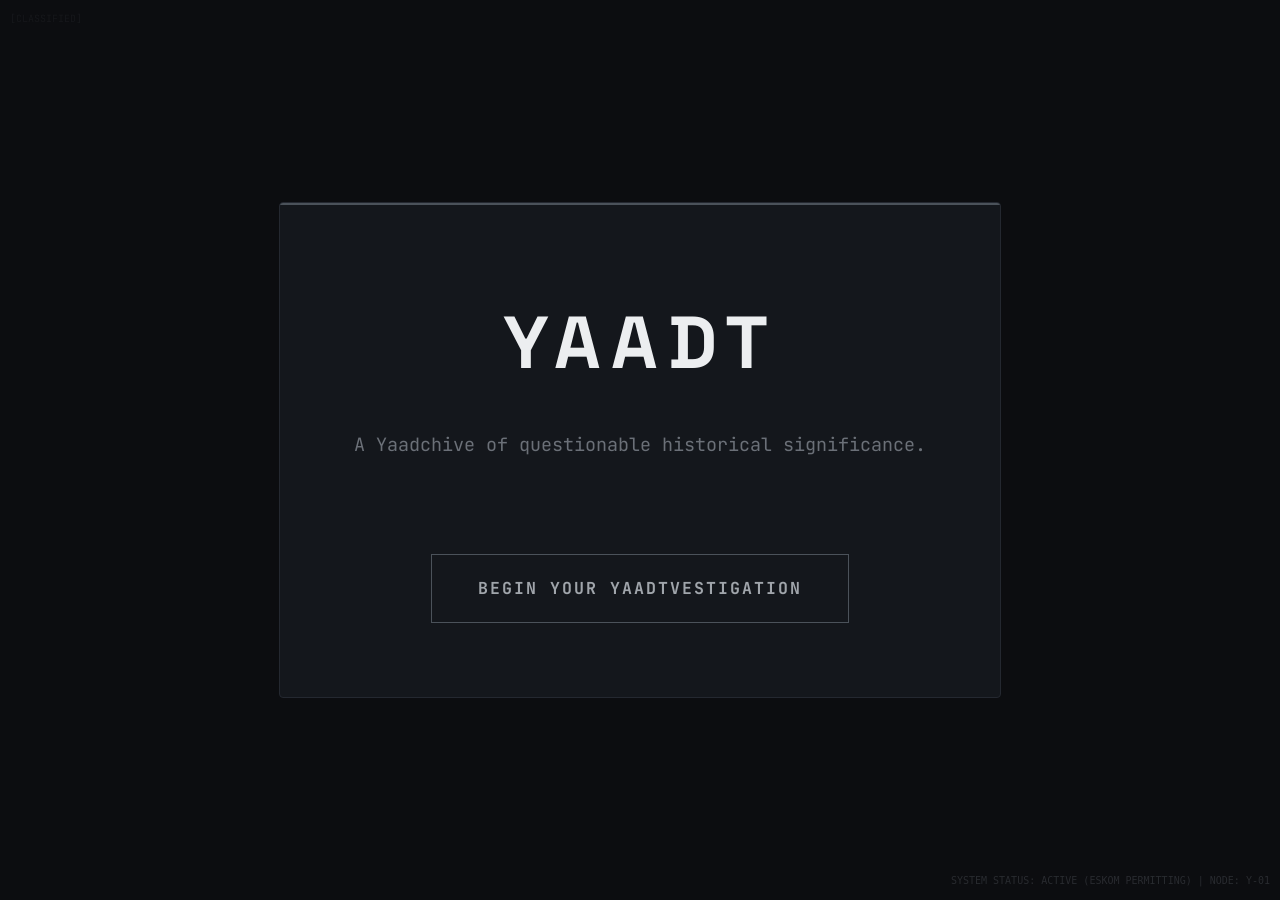
<file: index.html>
<!DOCTYPE html>
<html lang="en">
<head>
    <meta charset="UTF-8">
    <meta name="viewport" content="width=device-width, initial-scale=1.0">
    <title>Yaadtverse Yaadchive</title>
    <meta name="description" content="A Yaadchive of questionable historical significance.">
    <link rel="stylesheet" href="styles.css">
</head>
<body class="landing">
    <div id="stars"></div>
    <div id="stars2"></div>
    <div id="stars3"></div>
    
    <main id="main-content">
        <div class="landing-box">
            <h1 class="glitch" data-text="YAADT">YAADT</h1>
            <p class="subtitle mono">A Yaadchive of questionable historical significance.</p>
            <br>
            <a href="archive.html" class="btn-enter mono">BEGIN YOUR YAADTVESTIGATION</a>
        </div>
        <div style="position: fixed; bottom: 10px; right: 10px; font-size: 10px; color: var(--text-muted); opacity: 0.3; font-family: monospace;">
            SYSTEM STATUS: ACTIVE (ESKOM PERMITTING) | NODE: Y-01
        </div>
        
        <div class="tiny-text secret-link mono" onclick="alert('ACCESS DENIED: LEVEL 4 REQUIRED')" style="position: fixed; top: 10px; left: 10px; font-size: 10px; color: var(--text-muted); opacity: 0.1; cursor: pointer;">
            [CLASSIFIED]
        </div>
    </main>

    <script src="script.js"></script>
</body>
</html>
</file>
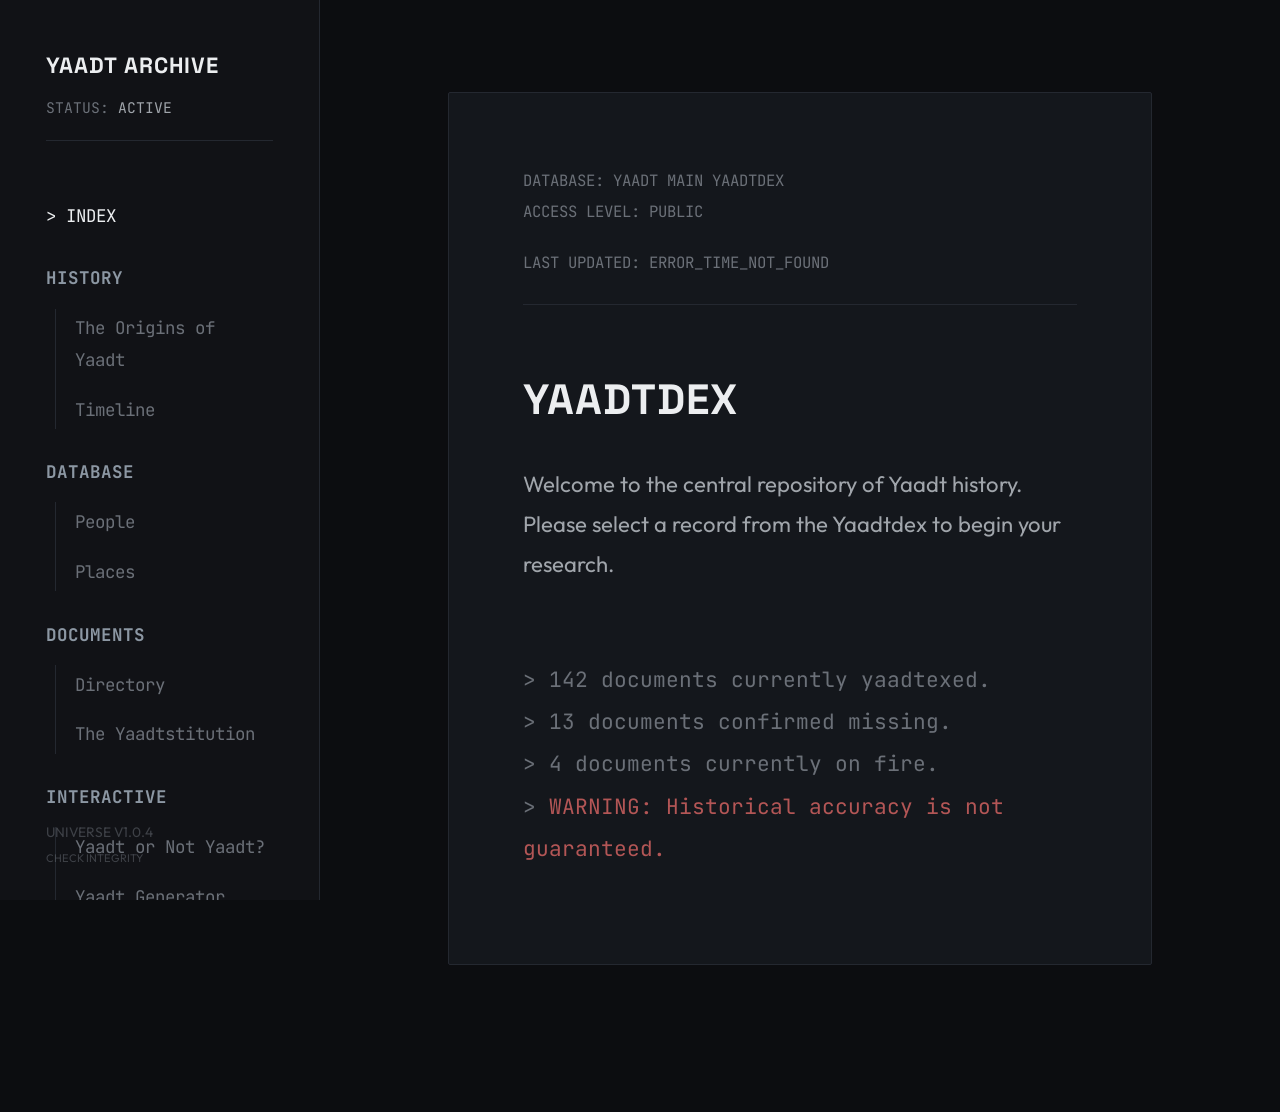
<file: archive.html>
<!DOCTYPE html>
<html lang="en">
<head>
    <meta charset="UTF-8">
    <meta name="viewport" content="width=device-width, initial-scale=1.0">
    <title>Yaadtdex - Yaadtverse</title>
    <link rel="stylesheet" href="styles.css">
</head>
<body>
    <div id="stars"></div>
    <div id="stars2"></div>
    <div id="stars3"></div>
    
    <main id="main-content">
        <div class="archive-doc">
            <div class="doc-header mono">
                <div class="doc-meta">
                    <span>DATABASE: YAADT MAIN YAADTDEX</span>
                    <span>ACCESS LEVEL: PUBLIC</span>
                </div>
                <div>LAST UPDATED: ERROR_TIME_NOT_FOUND</div>
            </div>
            
            <h1>YAADTDEX</h1>
            <p style="font-size: 1.2rem;">Welcome to the central repository of Yaadt history. Please select a record from the Yaadtdex to begin your research.</p>
            
            <p class="mono" style="margin-top: 4rem; color: var(--text-muted); line-height: 2;">
                > 142 documents currently yaadtexed.<br>
                > 13 documents confirmed missing.<br>
                > 4 documents currently on fire.<br>
                > <span style="color: var(--danger)">WARNING: Historical accuracy is not guaranteed.</span>
            </p>
        </div>
    </main>

    <script src="script.js"></script>
</body>
</html>
</file>
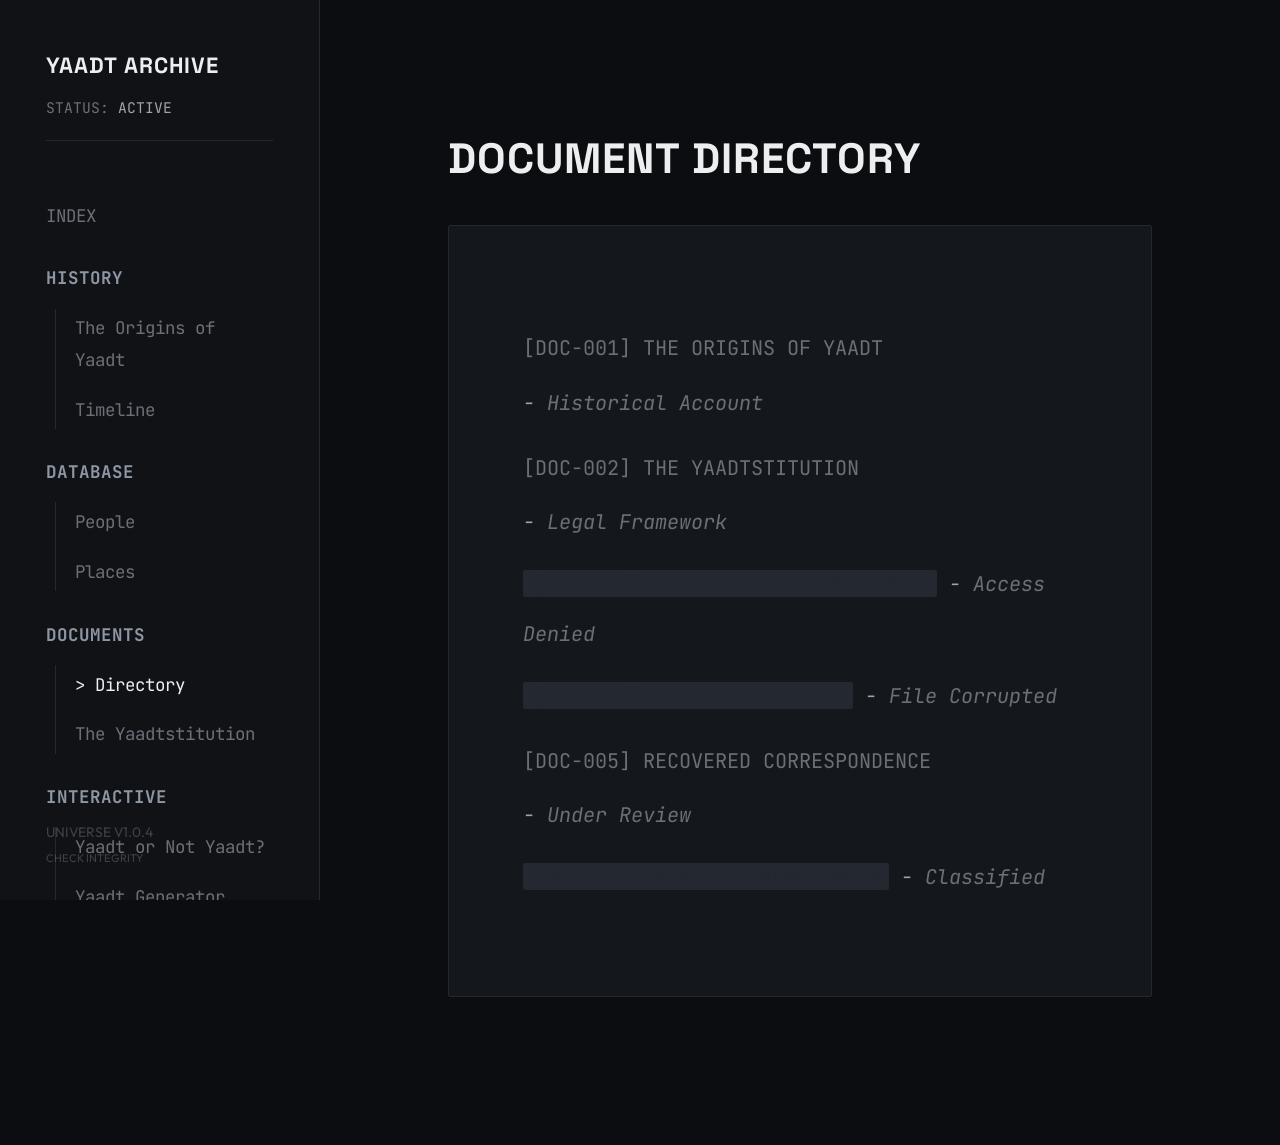
<file: documents.html>
<!DOCTYPE html>
<html lang="en">
<head>
    <meta charset="UTF-8">
    <meta name="viewport" content="width=device-width, initial-scale=1.0">
    <title>Documents - Yaadt Universe</title>
    <link rel="stylesheet" href="styles.css">
</head>
<body>
    <div id="stars"></div>
    <div id="stars2"></div>
    <div id="stars3"></div>
    
    <main id="main-content">
        <h1>DOCUMENT DIRECTORY</h1>
        
        <div class="archive-doc">
            <ul class="tree-nav mono" style="font-size: 1.1rem; line-height: 2.5;">
                <li><a href="origins.html">[DOC-001] THE ORIGINS OF YAADT</a> - <em style="color: var(--text-muted)">Historical Account</em></li>
                <li><a href="yaadstitution.html">[DOC-002] THE YAADTSTITUTION </a> - <em style="color: var(--text-muted)">Legal Framework</em></li>
                <li><span class="redacted" title="Access Denied">[DOC-003] THE GREAT SCHISM REPORT</span> - <em style="color: var(--text-muted)">Access Denied</em></li>
                <li><span class="redacted" title="File Corrupted">[DOC-004] THE YAADT CENSUS</em></span> - <em style="color: var(--text-muted)">File Corrupted</em></li>
                <li><a href="#" class="secret-link" onclick="alert('Document is still under active review by the Ministry.'); return false;">[DOC-005] RECOVERED CORRESPONDENCE</a> - <em style="color: var(--text-muted)">Under Review</em></li>
                <li><span class="redacted" title="Classified">[DOC-006] MINISTRY MEMORANDUM</span> - <em style="color: var(--text-muted)">Classified</em></li>
            </ul>
        </div>
    </main>

    <script src="script.js"></script>
</body>
</html>
</file>
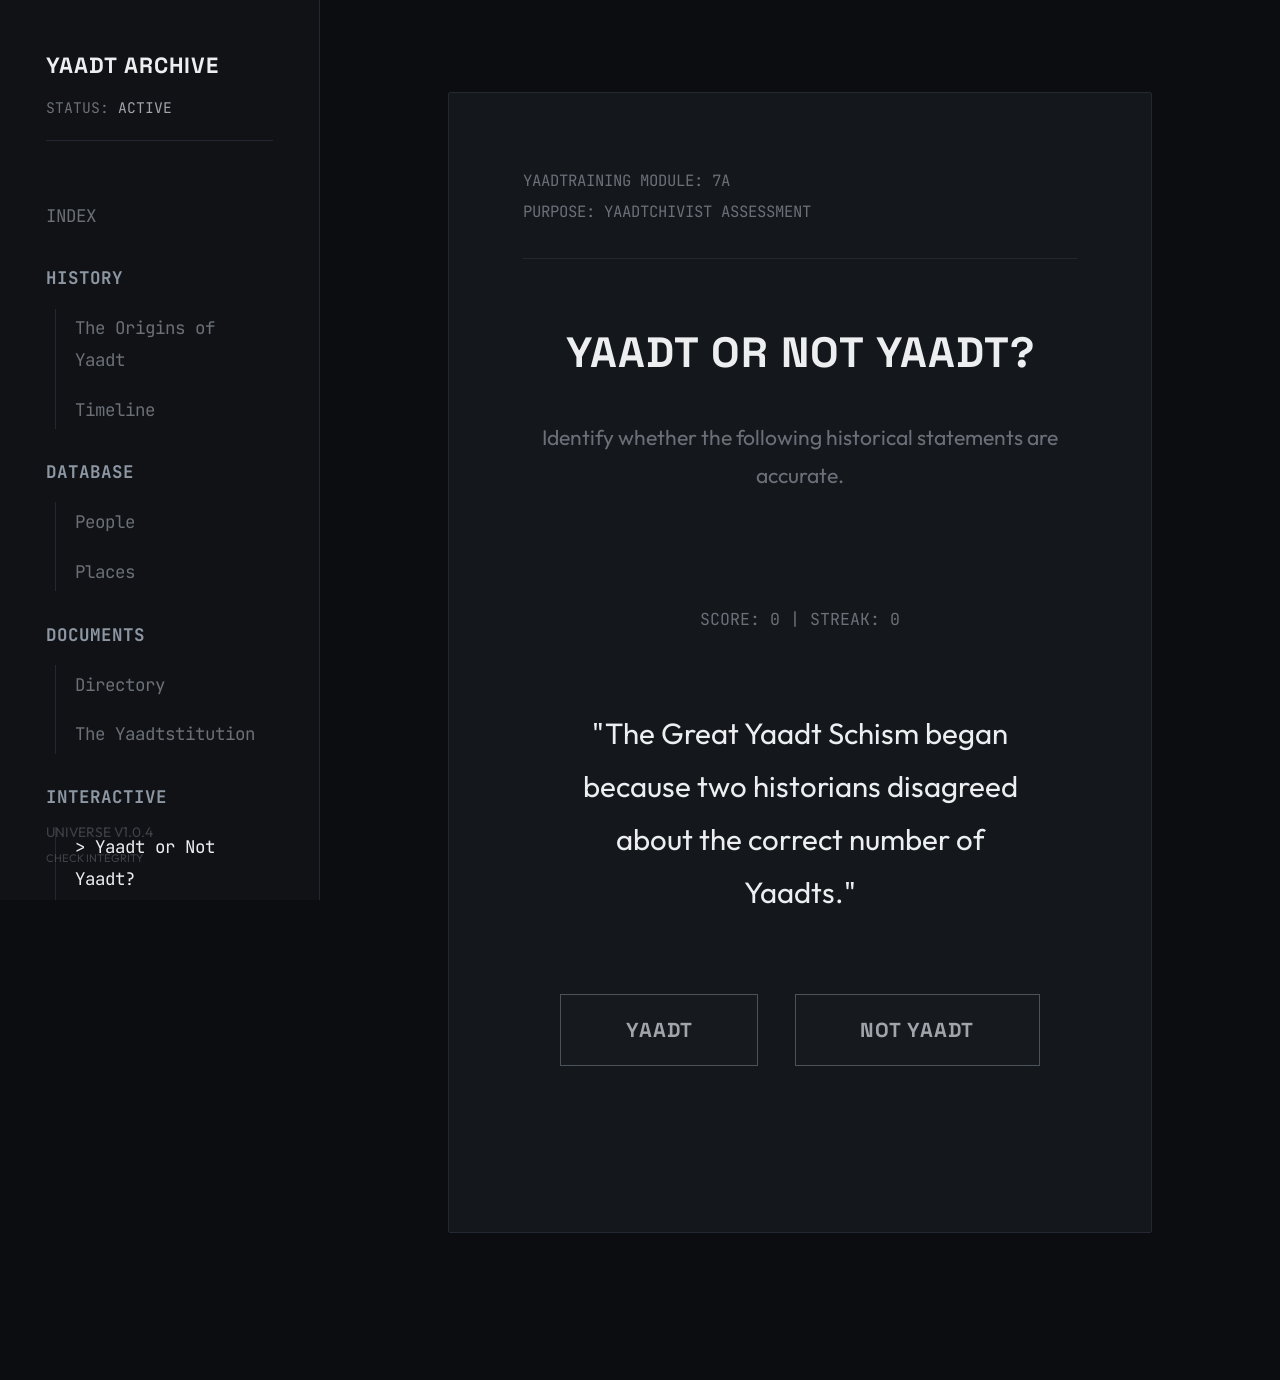
<file: game.html>
<!DOCTYPE html>
<html lang="en">
<head>
    <meta charset="UTF-8">
    <meta name="viewport" content="width=device-width, initial-scale=1.0">
    <title>Yaadt or Not Yaadt? - Yaadtverse</title>
    <link rel="stylesheet" href="styles.css">
</head>
<body>
    <div id="stars"></div>
    <div id="stars2"></div>
    <div id="stars3"></div>
    
    <main id="main-content">
        <div class="archive-doc">
            <div class="doc-header mono">
                <div class="doc-meta">
                    <span>YAADTRAINING MODULE: 7A</span>
                    <span>PURPOSE: YAADTCHIVIST ASSESSMENT</span>
                </div>
            </div>
            
            <h1 style="text-align: center;">YAADT OR NOT YAADT?</h1>
            <p style="text-align: center; color: var(--text-muted); margin-bottom: 4rem;">Identify whether the following historical statements are accurate.</p>
            
            <div class="game-container">
                <div class="game-score mono" id="game-score">SCORE: 0 | STREAK: 0</div>
                
                <div class="game-statement" id="game-statement" style="transition: opacity 0.3s;">
                    Loading...
                </div>
                
                <div class="game-buttons">
                    <button class="game-btn" id="btn-yaadt">YAADT</button>
                    <button class="game-btn" id="btn-not-yaadt">NOT YAADT</button>
                </div>
                
                <div class="game-result mono" id="game-result"></div>
            </div>
        </div>
    </main>

    <script src="script.js"></script>
</body>
</html>
</file>
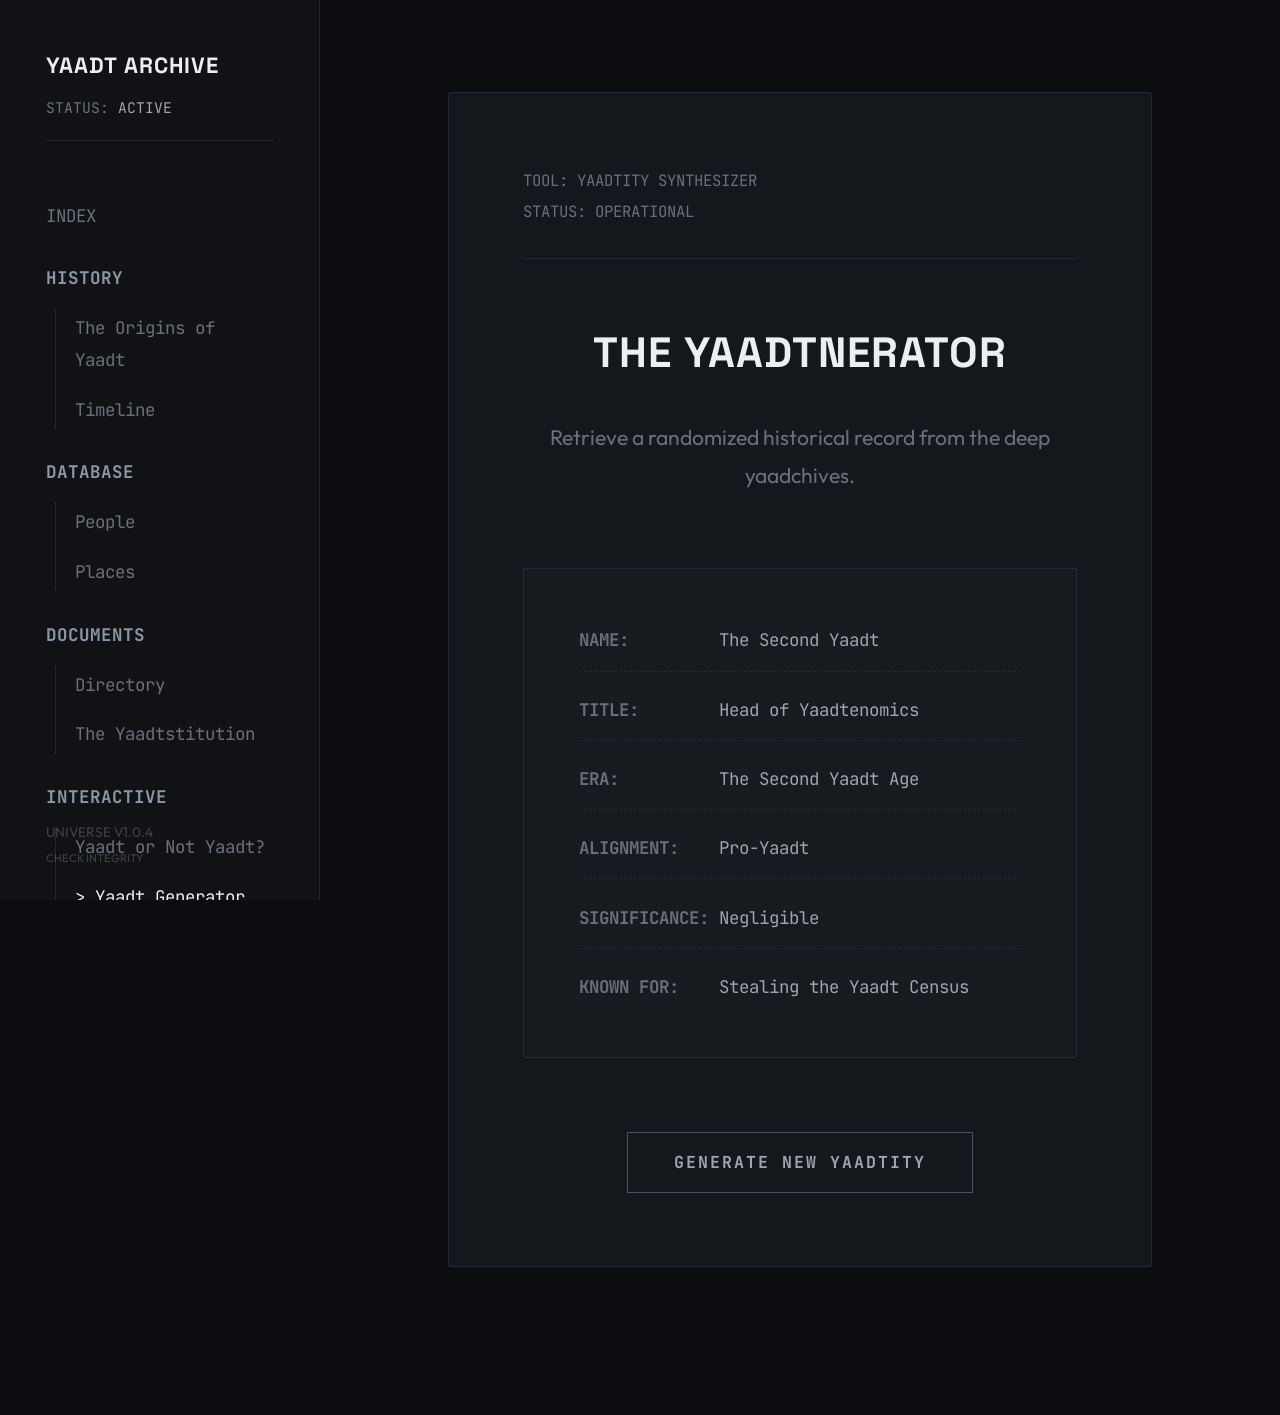
<file: generator.html>
<!DOCTYPE html>
<html lang="en">
<head>
    <meta charset="UTF-8">
    <meta name="viewport" content="width=device-width, initial-scale=1.0">
    <title>Yaadtnerator - Yaadtverse</title>
    <link rel="stylesheet" href="styles.css">
</head>
<body>
    <div id="stars"></div>
    <div id="stars2"></div>
    <div id="stars3"></div>
    
    <main id="main-content">
        <div class="archive-doc">
            <div class="doc-header mono">
                <div class="doc-meta">
                    <span>TOOL: YAADTITY SYNTHESIZER</span>
                    <span>STATUS: OPERATIONAL</span>
                </div>
            </div>
            
            <h1 style="text-align: center;">THE YAADTNERATOR</h1>
            <p style="text-align: center; color: var(--text-muted); margin-bottom: 3rem;">Retrieve a randomized historical record from the deep yaadchives.</p>
            
            <div class="generator-box">
                <div id="generated-entity" class="mono" style="transition: opacity 0.3s;">
                    <div class="entity-row">
                        <span class="entity-label">NAME:</span>
                        <span class="entity-value" id="gen-name"></span>
                    </div>
                    <div class="entity-row">
                        <span class="entity-label">TITLE:</span>
                        <span class="entity-value" id="gen-title"></span>
                    </div>
                    <div class="entity-row">
                        <span class="entity-label">ERA:</span>
                        <span class="entity-value" id="gen-era"></span>
                    </div>
                    <div class="entity-row">
                        <span class="entity-label">ALIGNMENT:</span>
                        <span class="entity-value" id="gen-alignment"></span>
                    </div>
                    <div class="entity-row">
                        <span class="entity-label">SIGNIFICANCE:</span>
                        <span class="entity-value" id="gen-significance"></span>
                    </div>
                    <div class="entity-row">
                        <span class="entity-label">KNOWN FOR:</span>
                        <span class="entity-value" id="gen-known"></span>
                    </div>
                </div>
                
                <button class="btn-enter mono" id="btn-generate">GENERATE NEW YAADTITY</button>
            </div>
        </div>
    </main>

    <script src="script.js"></script>
</body>
</html>
</file>
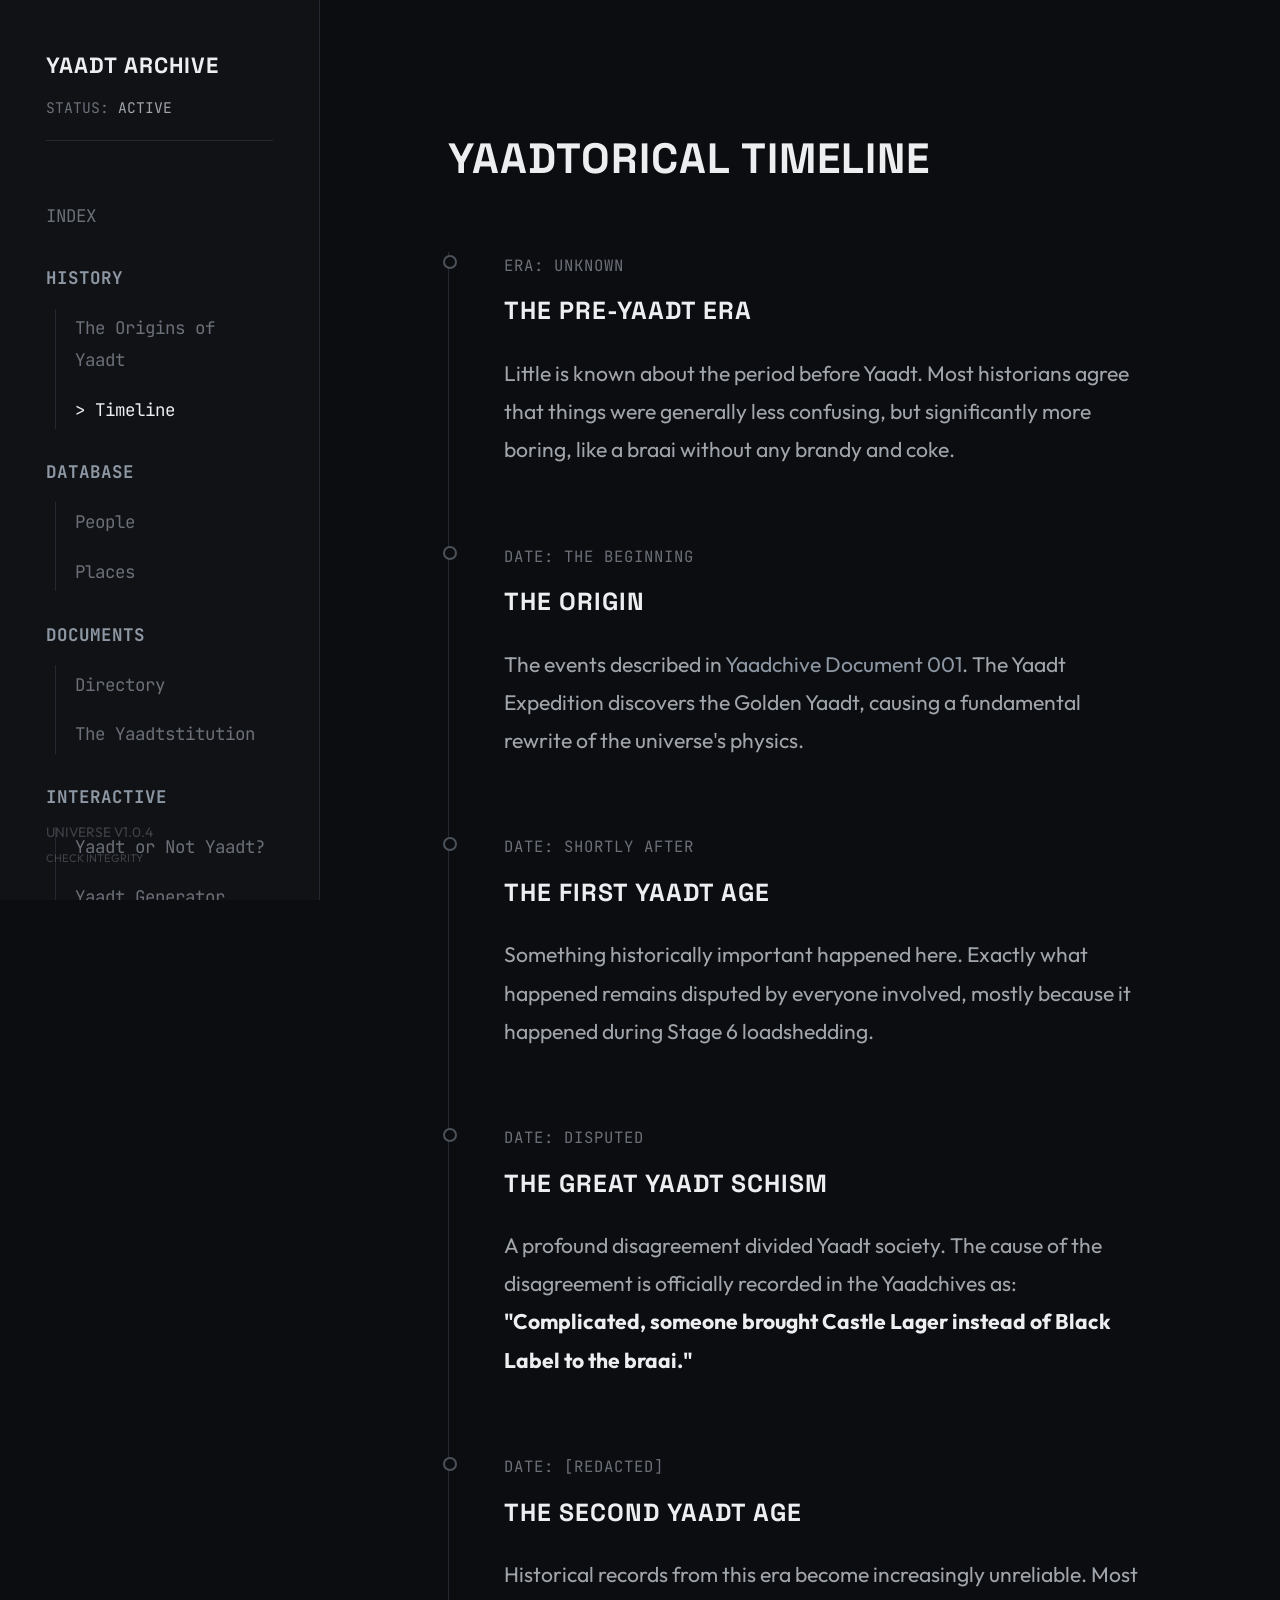
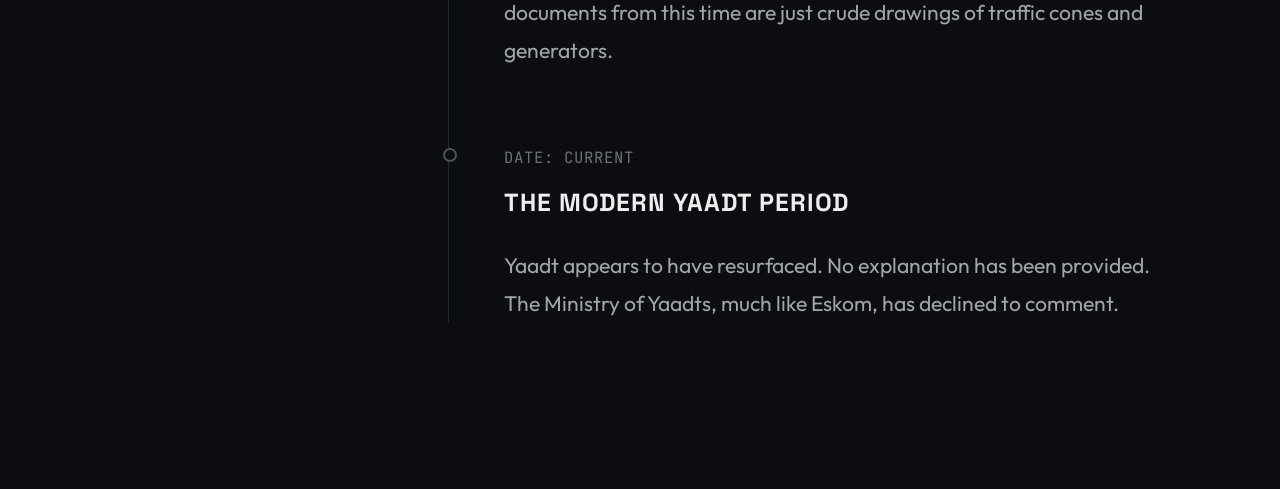
<file: history.html>
<!DOCTYPE html>
<html lang="en">
<head>
    <meta charset="UTF-8">
    <meta name="viewport" content="width=device-width, initial-scale=1.0">
    <title>Timeline - Yaadtverse</title>
    <link rel="stylesheet" href="styles.css">
</head>
<body>
    <div id="stars"></div>
    <div id="stars2"></div>
    <div id="stars3"></div>
    
    <main id="main-content">
        <h1>YAADTORICAL TIMELINE</h1>
        
        <div class="timeline">
            <div class="timeline-event">
                <div class="timeline-date">ERA: UNKNOWN</div>
                <h3>THE PRE-YAADT ERA</h3>
                <p>Little is known about the period before Yaadt. Most historians agree that things were generally less confusing, but significantly more boring, like a braai without any brandy and coke.</p>
            </div>
            
            <div class="timeline-event">
                <div class="timeline-date">DATE: THE BEGINNING</div>
                <h3>THE ORIGIN</h3>
                <p>The events described in <a href="origins.html">Yaadchive Document 001</a>. The Yaadt Expedition discovers the Golden Yaadt, causing a fundamental rewrite of the universe's physics.</p>
            </div>

            <div class="timeline-event">
                <div class="timeline-date">DATE: SHORTLY AFTER</div>
                <h3>THE FIRST YAADT AGE</h3>
                <p>Something historically important happened here. Exactly what happened remains disputed by everyone involved, mostly because it happened during Stage 6 loadshedding.</p>
            </div>

            <div class="timeline-event">
                <div class="timeline-date">DATE: DISPUTED</div>
                <h3>THE GREAT YAADT SCHISM</h3>
                <p>A profound disagreement divided Yaadt society. The cause of the disagreement is officially recorded in the Yaadchives as: <strong>"Complicated, someone brought Castle Lager instead of Black Label to the braai."</strong></p>
            </div>

            <div class="timeline-event">
                <div class="timeline-date">DATE: [REDACTED]</div>
                <h3>THE SECOND YAADT AGE</h3>
                <p>Historical records from this era become increasingly unreliable. Most documents from this time are just crude drawings of traffic cones and generators.</p>
            </div>

            <div class="timeline-event">
                <div class="timeline-date">DATE: CURRENT</div>
                <h3>THE MODERN YAADT PERIOD</h3>
                <p>Yaadt appears to have resurfaced. No explanation has been provided. The Ministry of Yaadts, much like Eskom, has declined to comment.</p>
            </div>
        </div>
    </main>

    <script src="script.js"></script>
</body>
</html>
</file>
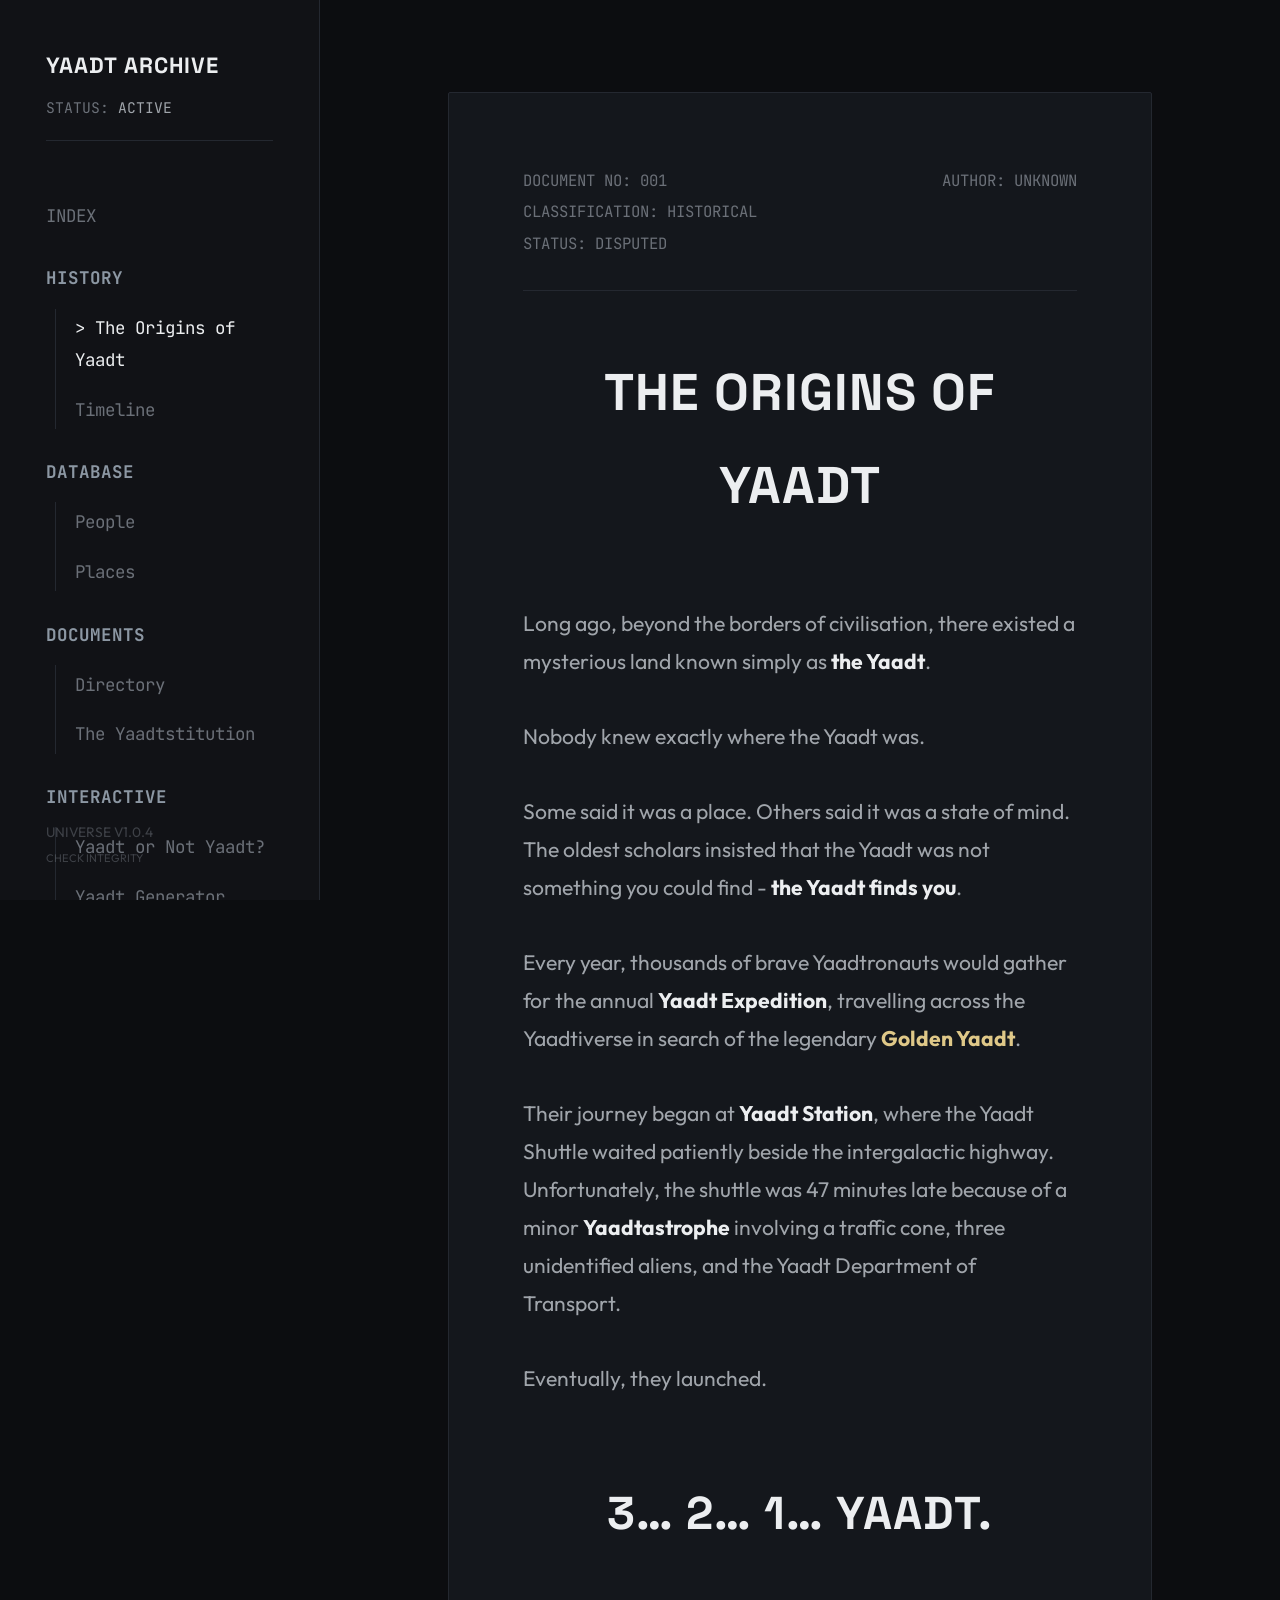
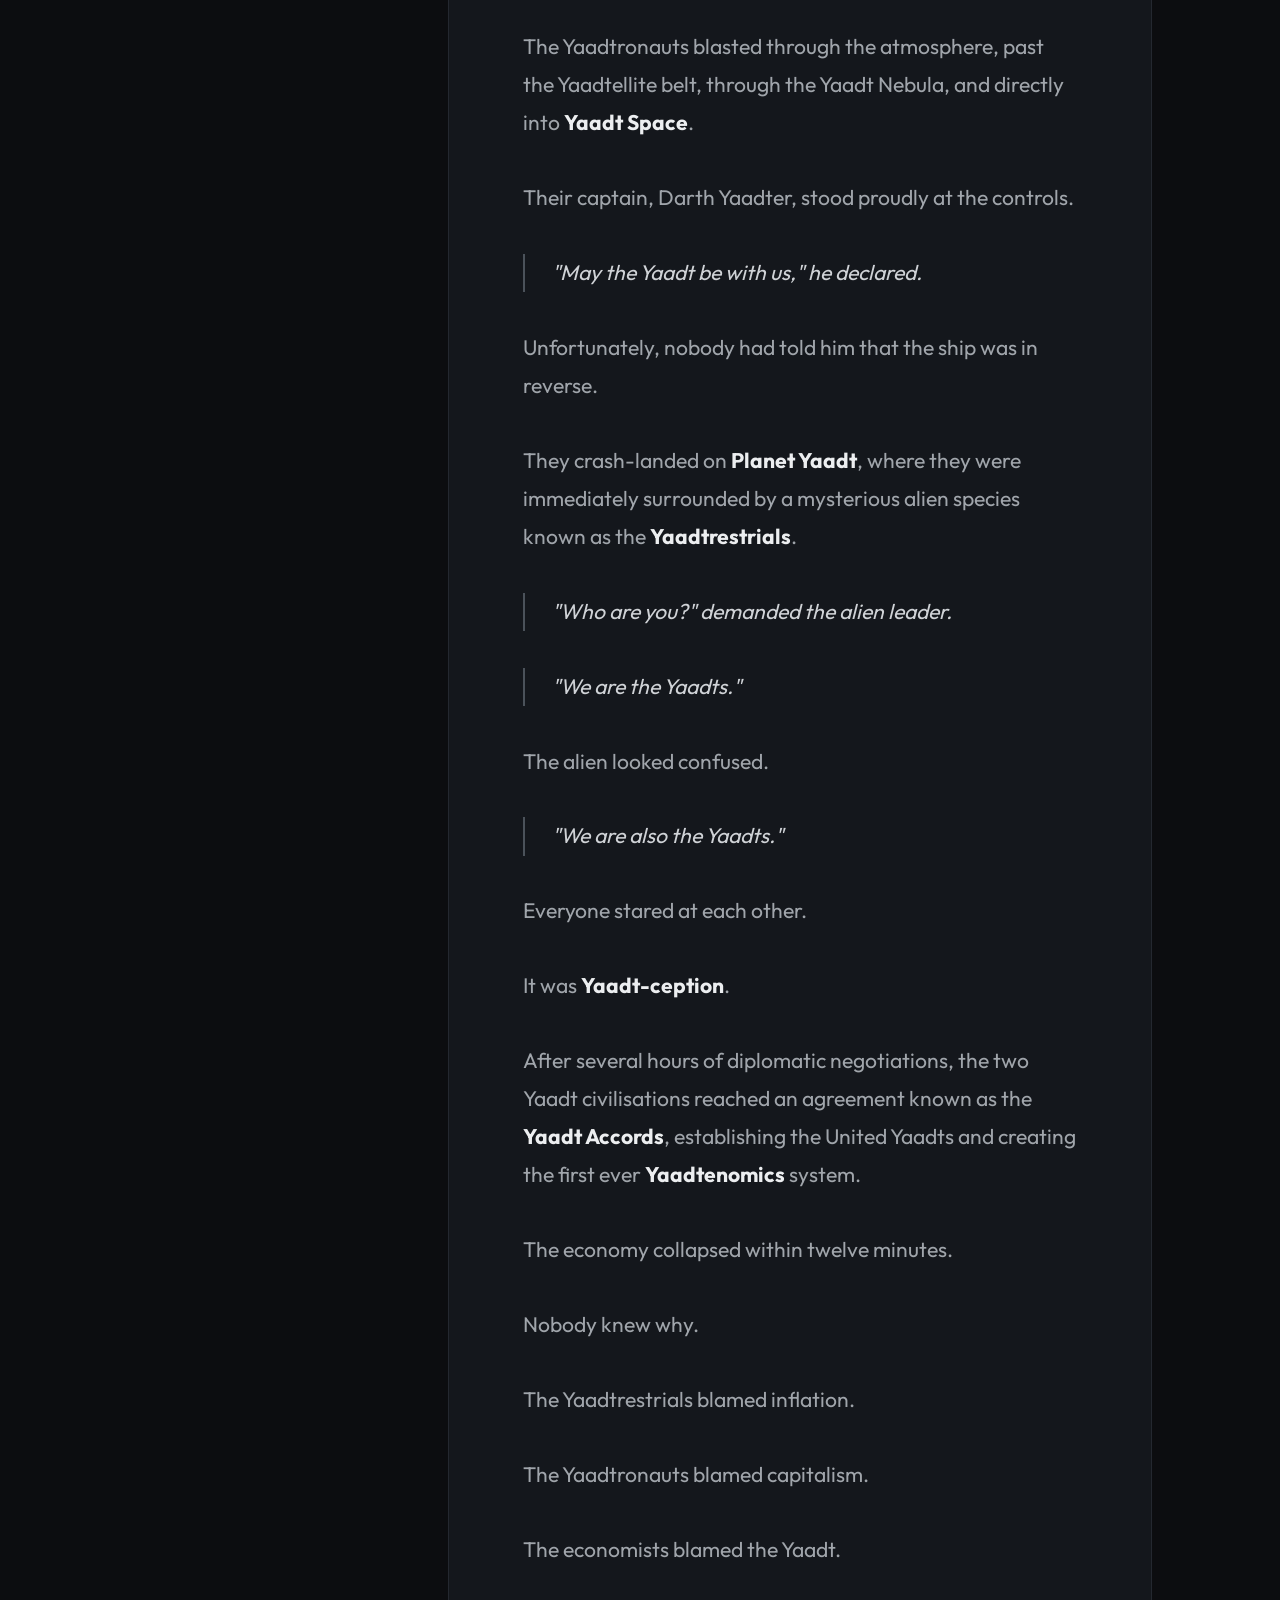
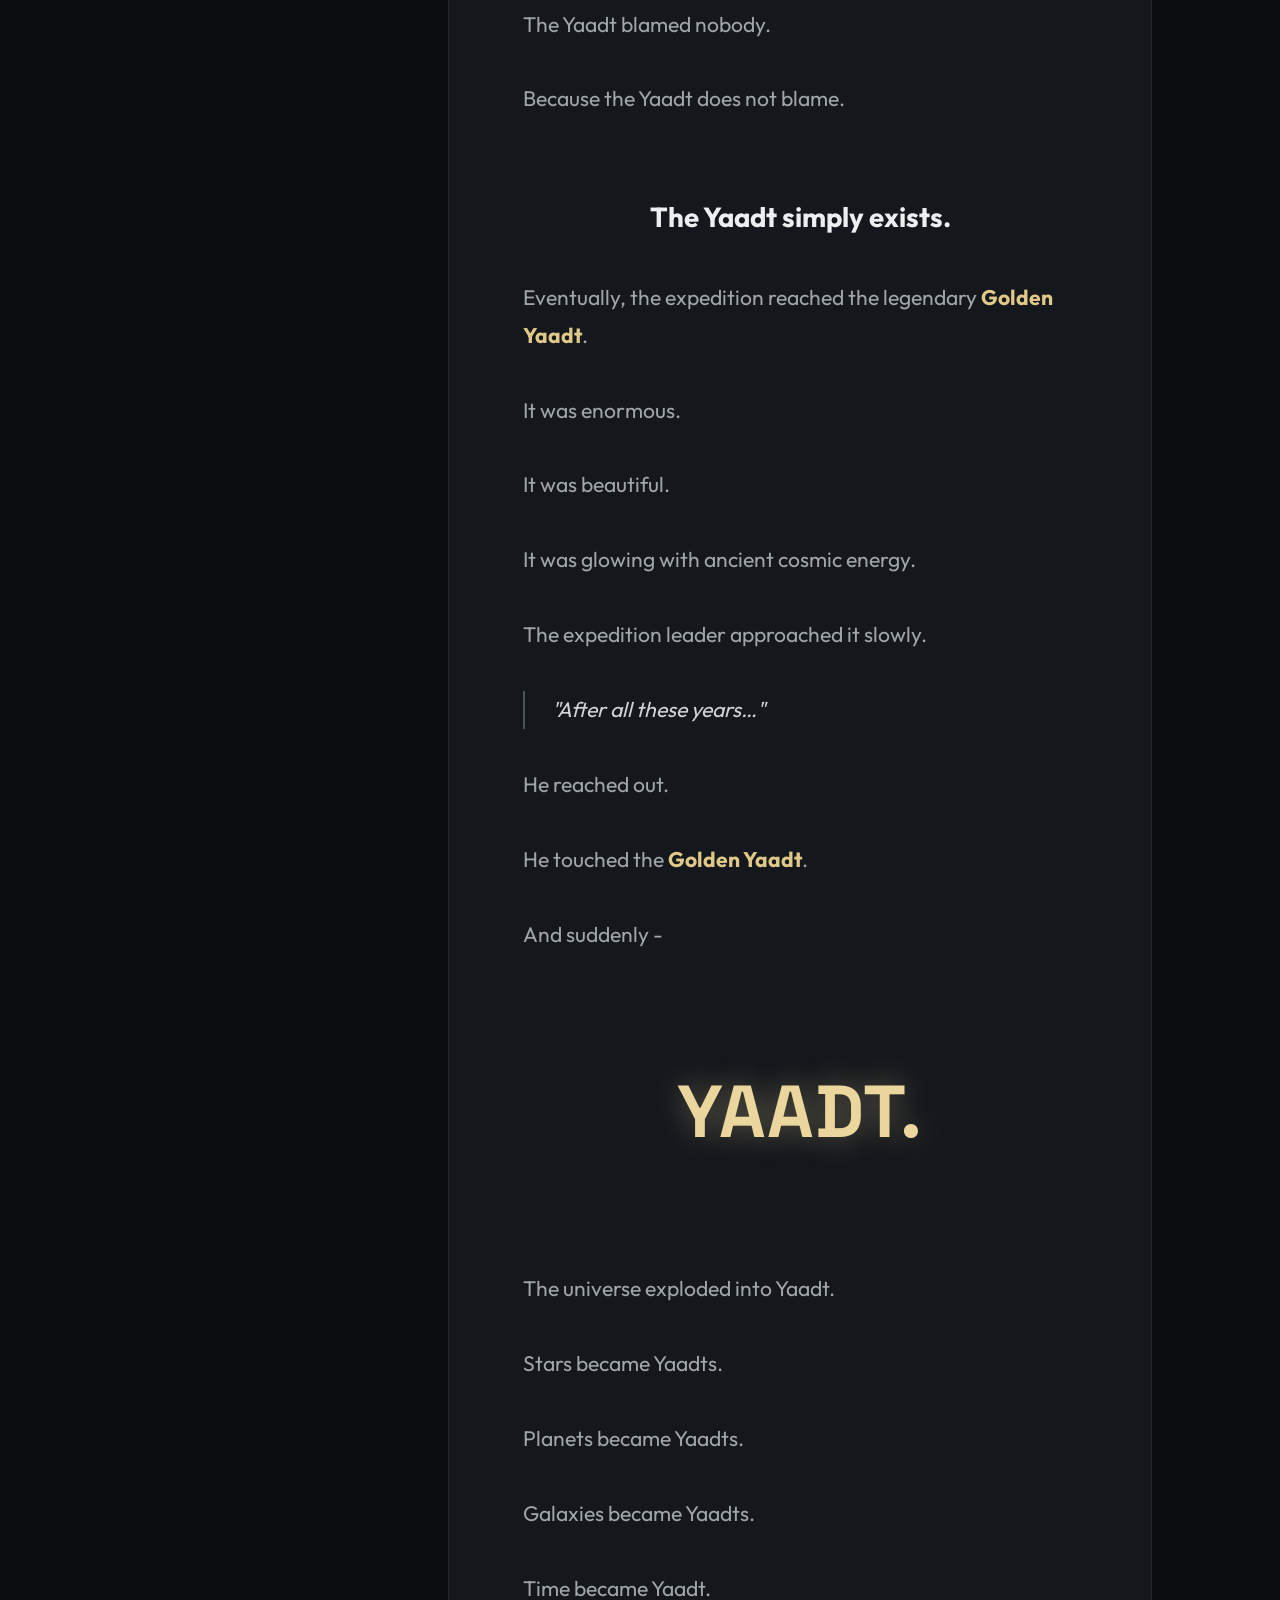
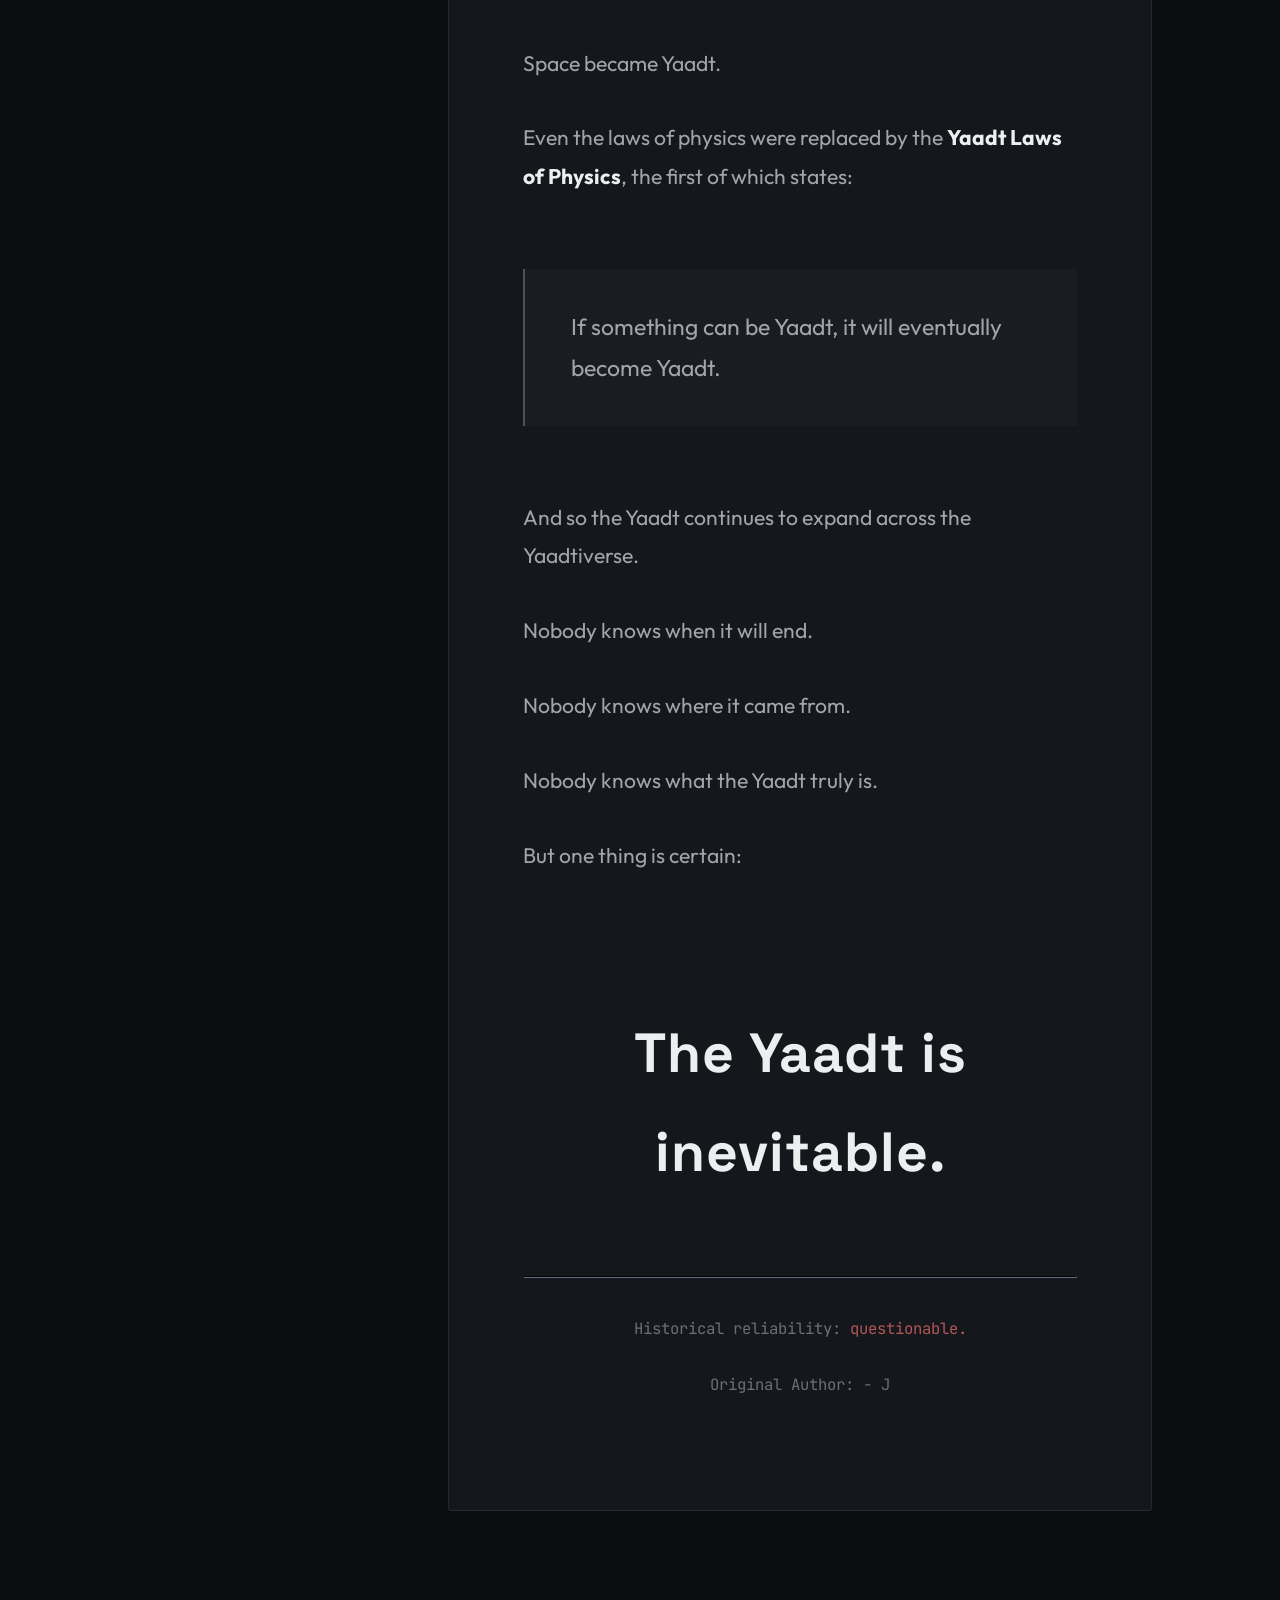
<file: origins.html>
<!DOCTYPE html>
<html lang="en">
<head>
    <meta charset="UTF-8">
    <meta name="viewport" content="width=device-width, initial-scale=1.0">
    <title>The Origins of Yaadt - Yaadt Universe</title>
    <link rel="stylesheet" href="styles.css">
</head>
<body>
    <div id="stars"></div>
    <div id="stars2"></div>
    <div id="stars3"></div>
    
    <main id="main-content">
        <div class="archive-doc">
            <div class="doc-header mono">
                <div class="doc-meta">
                    <span>DOCUMENT NO: 001</span>
                    <span>CLASSIFICATION: HISTORICAL</span>
                    <span>STATUS: DISPUTED</span>
                </div>
                <div>AUTHOR: UNKNOWN</div>
            </div>

            <div class="story-content">
                <h1>THE ORIGINS OF YAADT</h1>

                <p>Long ago, beyond the borders of civilisation, there existed a mysterious land known simply as <strong>the Yaadt</strong>.</p>
                
                <p>Nobody knew exactly where the Yaadt was.</p>
                
                <p>Some said it was a place. Others said it was a state of mind. The oldest scholars insisted that the Yaadt was not something you could find - <strong>the Yaadt finds you</strong>.</p>
                
                <p>Every year, thousands of brave Yaadtronauts would gather for the annual <strong>Yaadt Expedition</strong>, travelling across the Yaadtiverse in search of the legendary <strong class="gold">Golden Yaadt</strong>.</p>
                
                <p>Their journey began at <strong>Yaadt Station</strong>, where the Yaadt Shuttle waited patiently beside the intergalactic highway. Unfortunately, the shuttle was 47 minutes late because of a minor <strong>Yaadtastrophe</strong> involving a traffic cone, three unidentified aliens, and the Yaadt Department of Transport.</p>
                
                <p>Eventually, they launched.</p>
                
                <h2 class="countdown">3&hellip; 2&hellip; 1&hellip; YAADT.</h2>
                
                <p>The Yaadtronauts blasted through the atmosphere, past the Yaadtellite belt, through the Yaadt Nebula, and directly into <strong>Yaadt Space</strong>.</p>
                
                <p>Their captain, Darth Yaadter, stood proudly at the controls.</p>
                
                <p class="dialogue">"May the Yaadt be with us," he declared.</p>
                
                <p>Unfortunately, nobody had told him that the ship was in reverse.</p>
                
                <p>They crash-landed on <strong>Planet Yaadt</strong>, where they were immediately surrounded by a mysterious alien species known as the <strong>Yaadtrestrials</strong>.</p>
                
                <p class="dialogue">"Who are you?" demanded the alien leader.</p>
                
                <p class="dialogue">"We are the Yaadts."</p>
                
                <p>The alien looked confused.</p>
                
                <p class="dialogue">"We are also the Yaadts."</p>
                
                <p>Everyone stared at each other.</p>
                
                <p>It was <strong>Yaadt-ception</strong>.</p>
                
                <p>After several hours of diplomatic negotiations, the two Yaadt civilisations reached an agreement known as the <strong>Yaadt Accords</strong>, establishing the United Yaadts and creating the first ever <strong>Yaadtenomics</strong> system.</p>
                
                <p>The economy collapsed within twelve minutes.</p>
                
                <p>Nobody knew why.</p>
                
                <p>The Yaadtrestrials blamed inflation.</p>
                
                <p>The Yaadtronauts blamed capitalism.</p>
                
                <p>The economists blamed the Yaadt.</p>
                
                <p>The Yaadt blamed nobody.</p>
                
                <p>Because the Yaadt does not blame.</p>
                
                <p class="emphasis">The Yaadt simply exists.</p>
                
                <p>Eventually, the expedition reached the legendary <strong class="gold">Golden Yaadt</strong>.</p>
                
                <p>It was enormous.</p>
                
                <p>It was beautiful.</p>
                
                <p>It was glowing with ancient cosmic energy.</p>
                
                <p>The expedition leader approached it slowly.</p>
                
                <p class="dialogue">"After all these years&hellip;"</p>
                
                <p>He reached out.</p>
                
                <p>He touched the <strong class="gold">Golden Yaadt</strong>.</p>
                
                <p>And suddenly -</p>
                
                <h2 class="explosion">YAADT.</h2>
                
                <p>The universe exploded into Yaadt.</p>
                
                <p>Stars became Yaadts.</p>
                
                <p>Planets became Yaadts.</p>
                
                <p>Galaxies became Yaadts.</p>
                
                <p>Time became Yaadt.</p>
                
                <p>Space became Yaadt.</p>
                
                <p>Even the laws of physics were replaced by the <strong>Yaadt Laws of Physics</strong>, the first of which states:</p>
                
                <blockquote>If something can be Yaadt, it will eventually become Yaadt.</blockquote>
                
                <p>And so the Yaadt continues to expand across the Yaadtiverse.</p>
                
                <p>Nobody knows when it will end.</p>
                
                <p>Nobody knows where it came from.</p>
                
                <p>Nobody knows what the Yaadt truly is.</p>
                
                <p>But one thing is certain:</p>
                
                <h2 class="inevitable">The Yaadt is inevitable.</h2>
                
                <hr style="border-color: var(--border-color); margin: 4rem 0 2rem;">
                <p class="mono" style="font-size: 0.85rem; color: var(--text-muted); text-align: center; opacity: 1; transform: none;">
                    Historical reliability: <span style="color: var(--danger)">questionable.</span><br>
                    <br>
                    Original Author: - J
                </p>
            </div>
        </div>
    </main>

    <script src="script.js"></script>
</body>
</html>
</file>
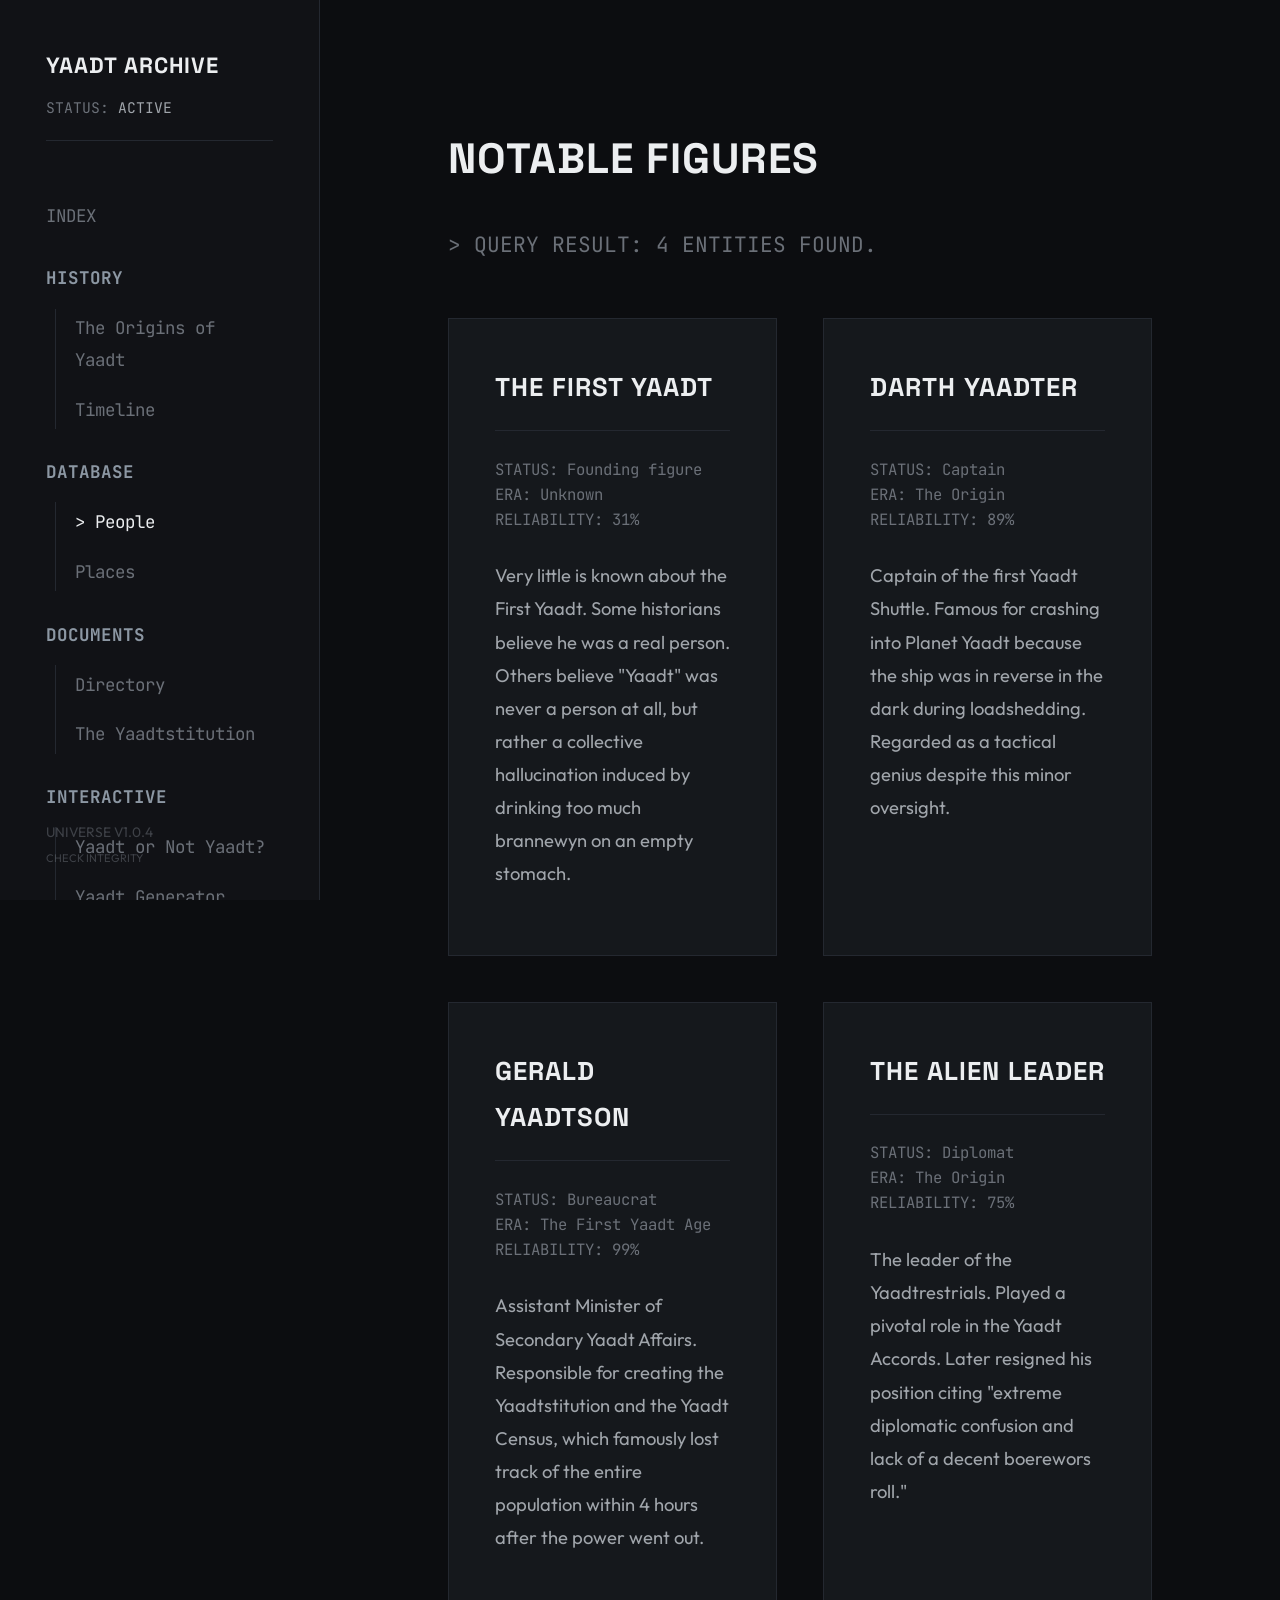
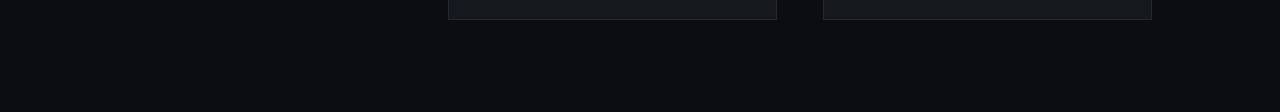
<file: people.html>
<!DOCTYPE html>
<html lang="en">
<head>
    <meta charset="UTF-8">
    <meta name="viewport" content="width=device-width, initial-scale=1.0">
    <title>Yaadtople - Yaadtverse</title>
    <link rel="stylesheet" href="styles.css">
</head>
<body>
    <div id="stars"></div>
    <div id="stars2"></div>
    <div id="stars3"></div>
    
    <main id="main-content">
        <h1>NOTABLE FIGURES</h1>
        <p class="mono" style="color: var(--text-muted); margin-bottom: 3rem;">> QUERY RESULT: 4 ENTITIES FOUND.</p>
        
        <div class="grid-container">
            <div class="card">
                <h3>THE FIRST YAADT</h3>
                <div class="card-meta mono">
                    STATUS: Founding figure<br>
                    ERA: Unknown<br>
                    RELIABILITY: 31%
                </div>
                <p>Very little is known about the First Yaadt. Some historians believe he was a real person. Others believe "Yaadt" was never a person at all, but rather a collective hallucination induced by drinking too much brannewyn on an empty stomach.</p>
            </div>
            
            <div class="card">
                <h3>DARTH YAADTER</h3>
                <div class="card-meta mono">
                    STATUS: Captain<br>
                    ERA: The Origin<br>
                    RELIABILITY: 89%
                </div>
                <p>Captain of the first Yaadt Shuttle. Famous for crashing into Planet Yaadt because the ship was in reverse in the dark during loadshedding. Regarded as a tactical genius despite this minor oversight.</p>
            </div>

            <div class="card">
                <h3>GERALD YAADTSON</h3>
                <div class="card-meta mono">
                    STATUS: Bureaucrat<br>
                    ERA: The First Yaadt Age<br>
                    RELIABILITY: 99%
                </div>
                <p>Assistant Minister of Secondary Yaadt Affairs. Responsible for creating the Yaadtstitution and the Yaadt Census, which famously lost track of the entire population within 4 hours after the power went out.</p>
            </div>

            <div class="card">
                <h3>THE ALIEN LEADER</h3>
                <div class="card-meta mono">
                    STATUS: Diplomat<br>
                    ERA: The Origin<br>
                    RELIABILITY: 75%
                </div>
                <p>The leader of the Yaadtrestrials. Played a pivotal role in the Yaadt Accords. Later resigned his position citing "extreme diplomatic confusion and lack of a decent boerewors roll."</p>
            </div>
        </div>
    </main>

    <script src="script.js"></script>
</body>
</html>
</file>
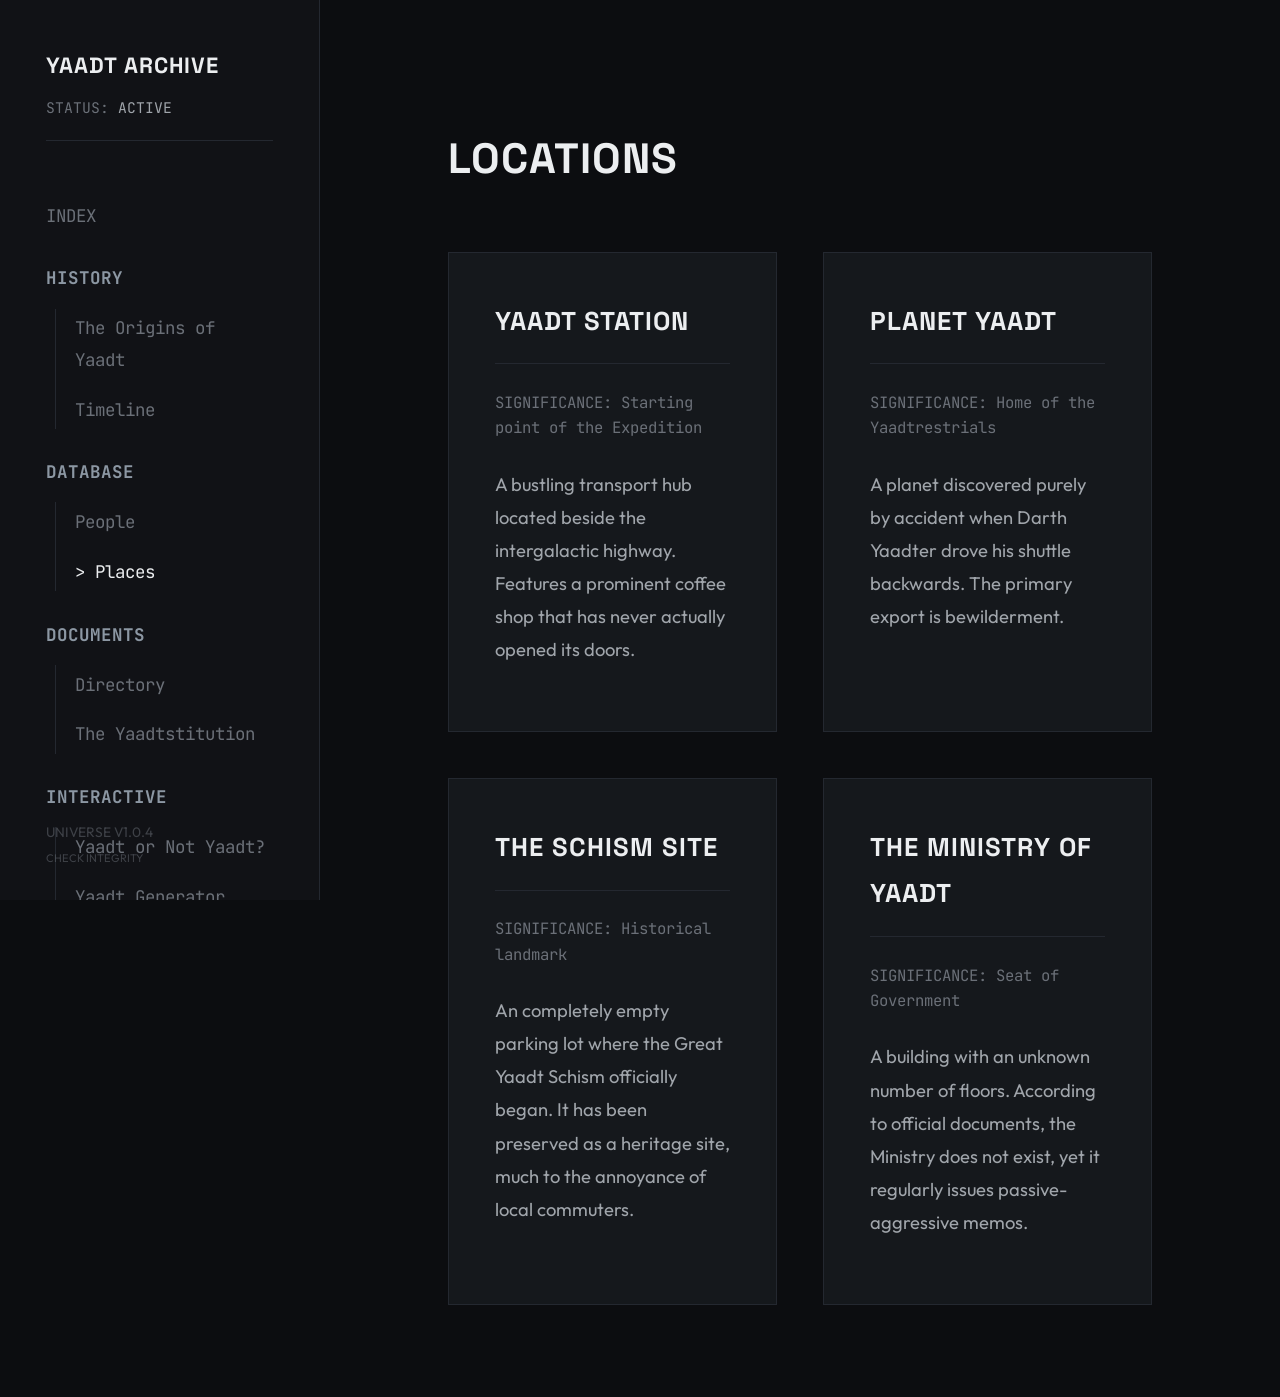
<file: places.html>
<!DOCTYPE html>
<html lang="en">
<head>
    <meta charset="UTF-8">
    <meta name="viewport" content="width=device-width, initial-scale=1.0">
    <title>Places - Yaadt Universe</title>
    <link rel="stylesheet" href="styles.css">
</head>
<body>
    <div id="stars"></div>
    <div id="stars2"></div>
    <div id="stars3"></div>
    
    <main id="main-content">
        <h1>LOCATIONS</h1>
        
        <div class="grid-container">
            <div class="card">
                <h3>YAADT STATION</h3>
                <div class="card-meta mono">
                    SIGNIFICANCE: Starting point of the Expedition
                </div>
                <p>A bustling transport hub located beside the intergalactic highway. Features a prominent coffee shop that has never actually opened its doors.</p>
            </div>

            <div class="card">
                <h3>PLANET YAADT</h3>
                <div class="card-meta mono">
                    SIGNIFICANCE: Home of the Yaadtrestrials
                </div>
                <p>A planet discovered purely by accident when Darth Yaadter drove his shuttle backwards. The primary export is bewilderment.</p>
            </div>

            <div class="card">
                <h3>THE SCHISM SITE</h3>
                <div class="card-meta mono">
                    SIGNIFICANCE: Historical landmark
                </div>
                <p>An completely empty parking lot where the Great Yaadt Schism officially began. It has been preserved as a heritage site, much to the annoyance of local commuters.</p>
            </div>

            <div class="card">
                <h3>THE MINISTRY OF YAADT</h3>
                <div class="card-meta mono">
                    SIGNIFICANCE: Seat of Government
                </div>
                <p>A building with an unknown number of floors. According to official documents, the Ministry does not exist, yet it regularly issues passive-aggressive memos.</p>
            </div>
        </div>
    </main>

    <script src="script.js"></script>
</body>
</html>
</file>
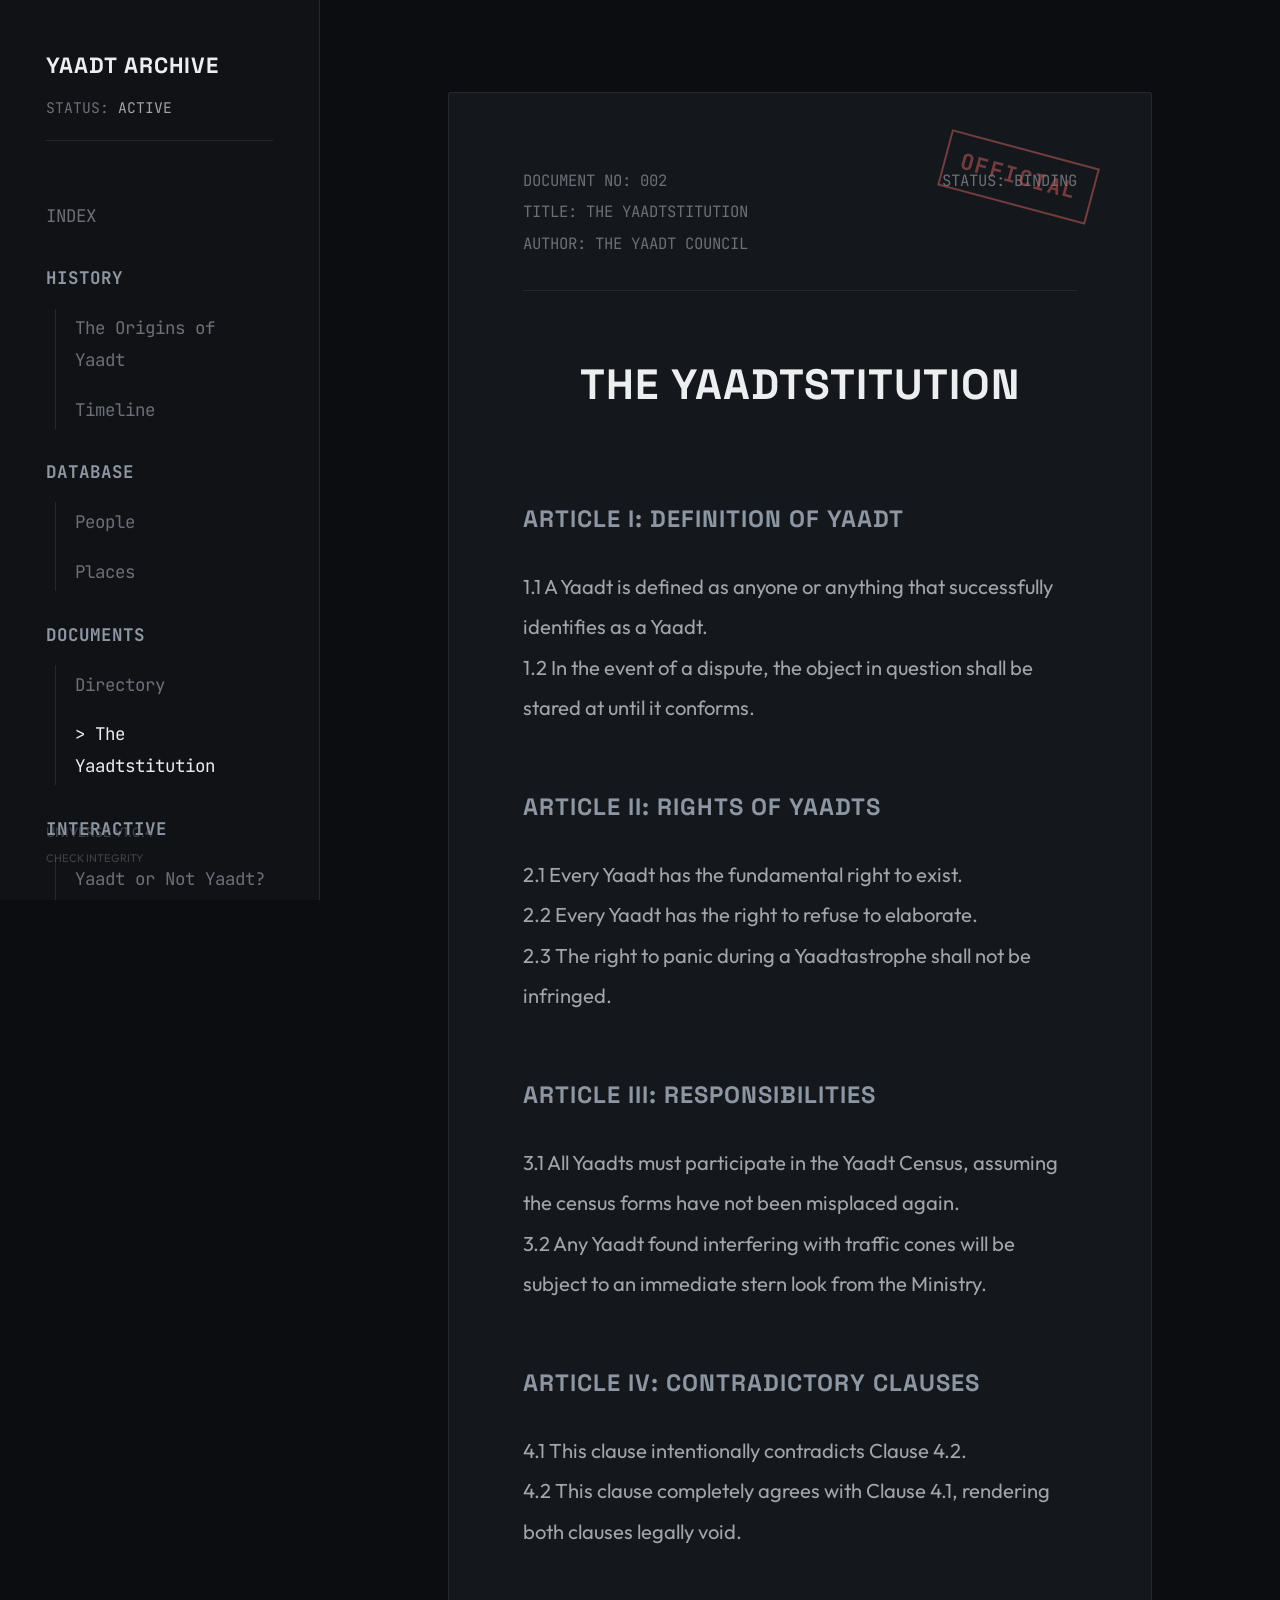
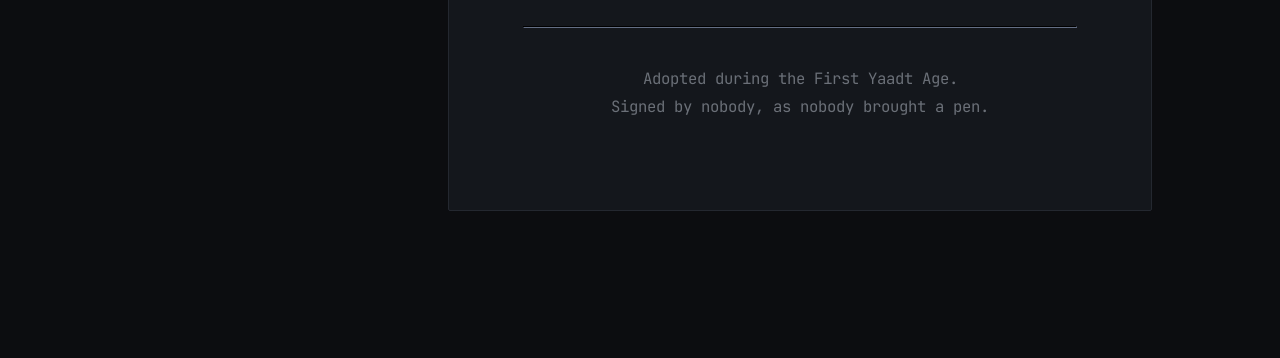
<file: yaadtstitution.html>
<!DOCTYPE html>
<html lang="en">
<head>
    <meta charset="UTF-8">
    <meta name="viewport" content="width=device-width, initial-scale=1.0">
    <title>The Yaadtstitution - Yaadt Universe</title>
    <link rel="stylesheet" href="styles.css">
</head>
<body>
    <div id="stars"></div>
    <div id="stars2"></div>
    <div id="stars3"></div>
    
    <main id="main-content">
        <div class="archive-doc">
            <div class="stamp">OFFICIAL</div>
            <div class="doc-header mono">
                <div class="doc-meta">
                    <span>DOCUMENT NO: 002</span>
                    <span>TITLE: THE YAADTSTITUTION</span>
                    <span>AUTHOR: THE YAADT COUNCIL</span>
                </div>
                <div>STATUS: BINDING</div>
            </div>
            
            <h1 style="text-align: center; margin-bottom: 4rem;">THE YAADTSTITUTION</h1>
            
            <div style="max-width: 800px; margin: 0 auto; font-size: 1.1rem; line-height: 2;">
                <h3 style="margin-top: 3rem; color: var(--accent);">ARTICLE I: DEFINITION OF YAADT</h3>
                <p>1.1 A Yaadt is defined as anyone or anything that successfully identifies as a Yaadt.<br>
                1.2 In the event of a dispute, the object in question shall be stared at until it conforms.</p>
                
                <h3 style="margin-top: 3rem; color: var(--accent);">ARTICLE II: RIGHTS OF YAADTS</h3>
                <p>2.1 Every Yaadt has the fundamental right to exist.<br>
                2.2 Every Yaadt has the right to refuse to elaborate.<br>
                2.3 The right to panic during a Yaadtastrophe shall not be infringed.</p>
                
                <h3 style="margin-top: 3rem; color: var(--accent);">ARTICLE III: RESPONSIBILITIES</h3>
                <p>3.1 All Yaadts must participate in the Yaadt Census, assuming the census forms have not been misplaced again.<br>
                3.2 Any Yaadt found interfering with traffic cones will be subject to an immediate stern look from the Ministry.</p>
                
                <h3 style="margin-top: 3rem; color: var(--accent);">ARTICLE IV: CONTRADICTORY CLAUSES</h3>
                <p>4.1 This clause intentionally contradicts Clause 4.2.<br>
                4.2 This clause completely agrees with Clause 4.1, rendering both clauses legally void.</p>
            </div>
            
            <hr style="border-color: var(--border-color); margin: 4rem 0 2rem;">
            <p class="mono" style="font-size: 0.85rem; color: var(--text-muted); text-align: center;">
                Adopted during the First Yaadt Age.<br>
                Signed by nobody, as nobody brought a pen.
            </p>
        </div>
    </main>

    <script src="script.js"></script>
</body>
</html>
</file>
<file: styles.css>
@import url('https://fonts.googleapis.com/css2?family=Outfit:wght@300;400;700&family=Space+Grotesk:wght@400;700;900&family=JetBrains+Mono:wght@400;700&display=swap');

:root {
    --bg-color: #0c0d10;
    --bg-surface: #121418;
    --bg-panel: rgba(23, 26, 31, 0.85);
    --text-color: #a0a5ab;
    --text-muted: #6b7078;
    --gold: #dfc888;
    --gold-glow: #ebd79e;
    --accent: #8c97a3;
    --accent-dark: #4b525a;
    --white: #eceef0;
    --danger: #b35656;
    --border-color: #242830;
}

* {
    box-sizing: border-box;
}

body, html {
    margin: 0;
    padding: 0;
    background-color: var(--bg-color);
    color: var(--text-color);
    font-family: 'Outfit', sans-serif;
    font-size: 1.15rem;
    line-height: 1.8;
    overflow-x: hidden;
    width: 100%;
    max-width: 100vw;
    scroll-behavior: smooth;
}

body {
    display: flex;
    min-height: 100vh;
}

/* Typography */
h1, h2, h3, h4 {
    font-family: 'Space Grotesk', sans-serif;
    color: var(--white);
    letter-spacing: 1px;
}

.mono {
    font-family: 'JetBrains Mono', monospace;
}

a {
    color: var(--accent);
    text-decoration: none;
    transition: color 0.3s;
}

a:hover {
    color: var(--white);
}

/* Starry background setup */
#stars, #stars2, #stars3 {
    position: fixed;
    top: 0;
    left: 0;
    width: 100%;
    height: 100%;
    z-index: -1;
    background: transparent;
    pointer-events: none;
}

/* Layout */
#sidebar {
    width: 320px;
    background: rgba(18, 20, 24, 0.95);
    border-right: 1px solid var(--border-color);
    padding: 2.5rem;
    height: 100vh;
    position: fixed;
    overflow-y: auto;
    z-index: 10;
    backdrop-filter: blur(10px);
}

#main-content {
    margin-left: 320px;
    padding: 5rem 10%;
    flex: 1;
    max-width: 1200px;
    min-height: 100vh;
}

/* Sidebar Nav */
.sidebar-header {
    margin-bottom: 3rem;
    padding-bottom: 1rem;
    border-bottom: 1px solid var(--border-color);
}
.sidebar-header h2 {
    font-size: 1.2rem;
    margin: 0 0 0.5rem 0;
    color: var(--white);
}
.sidebar-header .status {
    font-size: 0.8rem;
    color: var(--text-muted);
}
.tree-nav {
    list-style: none;
    padding: 0;
    font-size: 0.95rem;
}
.tree-nav li {
    margin-bottom: 0.6rem;
}
.tree-nav a {
    color: var(--text-muted);
    display: block;
    padding: 0.2rem 0;
}
.tree-nav a:hover, .tree-nav a.active {
    color: var(--white);
}
.tree-nav a.active::before {
    content: '> ';
    color: var(--white);
}
.tree-nav .folder {
    color: var(--accent);
    display: block;
    margin-top: 1.5rem;
    margin-bottom: 0.8rem;
    font-weight: bold;
    letter-spacing: 1px;
}
.tree-nav ul {
    list-style: none;
    padding-left: 1rem;
    border-left: 1px solid var(--border-color);
    margin-left: 0.5rem;
}

/* Landing Page */
body.landing {
    display: flex;
    align-items: center;
    justify-content: center;
}
body.landing #sidebar {
    display: none;
}
body.landing #main-content {
    margin-left: 0;
    padding: 0;
    max-width: 100%;
    display: flex;
    flex-direction: column;
    align-items: center;
    justify-content: center;
}
.landing-box {
    text-align: center;
    padding: 4rem;
    background: var(--bg-panel);
    border: 1px solid var(--border-color);
    border-radius: 4px;
    backdrop-filter: blur(10px);
    position: relative;
    overflow: hidden;
}
.landing-box::before {
    content: '';
    position: absolute;
    top: 0; left: 0; width: 100%; height: 2px;
    background: var(--accent-dark);
}
.landing-box h1 {
    font-size: 4rem;
    margin: 0 0 1rem 0;
    letter-spacing: 10px;
}
.landing-box .subtitle {
    font-size: 1rem;
    color: var(--text-muted);
    margin-bottom: 3rem;
}
.btn-enter {
    display: inline-block;
    padding: 1rem 2.5rem;
    border: 1px solid var(--accent-dark);
    color: var(--text-color);
    text-transform: uppercase;
    font-weight: bold;
    letter-spacing: 2px;
    background: transparent;
    cursor: pointer;
    transition: all 0.3s;
    font-size: 0.9rem;
}
.btn-enter:hover {
    background: rgba(140, 151, 163, 0.05);
    color: var(--white);
    border-color: var(--accent);
    box-shadow: 0 0 15px rgba(140, 151, 163, 0.1);
}

/* Archive Documents */
.archive-doc {
    background: var(--bg-panel);
    border: 1px solid var(--border-color);
    padding: 4rem;
    border-radius: 2px;
    position: relative;
    backdrop-filter: blur(5px);
    margin-bottom: 3rem;
}
.doc-header {
    border-bottom: 1px solid var(--border-color);
    padding-bottom: 1.5rem;
    margin-bottom: 3rem;
    font-size: 0.85rem;
    color: var(--text-muted);
    display: flex;
    justify-content: space-between;
    flex-wrap: wrap;
    gap: 1rem;
}
.doc-meta span {
    display: block;
    margin-bottom: 0.2rem;
}
.stamp {
    position: absolute;
    top: 3rem;
    right: 3rem;
    border: 2px solid var(--danger);
    color: var(--danger);
    font-family: 'JetBrains Mono', monospace;
    font-weight: bold;
    font-size: 1.2rem;
    padding: 0.4rem 0.8rem;
    transform: rotate(15deg);
    opacity: 0.6;
    pointer-events: none;
    letter-spacing: 2px;
}

/* Grid for Characters / Places */
.grid-container {
    display: grid;
    grid-template-columns: repeat(auto-fill, minmax(300px, 1fr));
    gap: 2.5rem;
    margin-top: 3rem;
}
.card {
    background: var(--bg-panel);
    border: 1px solid var(--border-color);
    padding: 2.5rem;
    transition: transform 0.4s cubic-bezier(0.165, 0.84, 0.44, 1), border-color 0.4s;
    position: relative;
}
.card::before {
    content: '';
    position: absolute;
    top: 0; left: 0; width: 0%; height: 2px;
    background: var(--accent);
    transition: width 0.4s;
}
.card:hover {
    transform: translateY(-5px);
}
.card:hover::before {
    width: 100%;
}
.card h3 {
    margin-top: 0;
    border-bottom: 1px solid var(--border-color);
    padding-bottom: 1rem;
    font-size: 1.4rem;
}
.card-meta {
    font-size: 0.85rem;
    color: var(--text-muted);
    margin-bottom: 1.5rem;
    line-height: 1.6;
}
.card p {
    font-size: 1rem;
    color: var(--text-color);
}

/* Timeline */
.timeline {
    position: relative;
    padding-left: 3rem;
    border-left: 1px solid var(--border-color);
    margin-top: 3rem;
}
.timeline-event {
    position: relative;
    margin-bottom: 4rem;
    opacity: 0;
    transform: translateX(-20px);
    transition: opacity 0.8s, transform 0.8s;
}
.timeline-event.visible {
    opacity: 1;
    transform: translateX(0);
}
.timeline-event::before {
    content: '';
    position: absolute;
    left: -3.35rem;
    top: 0.2rem;
    width: 10px;
    height: 10px;
    border-radius: 50%;
    background: var(--bg-color);
    border: 2px solid var(--accent-dark);
    transition: background 0.3s, border-color 0.3s;
}
.timeline-event:hover::before {
    background: var(--accent);
    border-color: var(--accent);
}
.timeline-date {
    font-family: 'JetBrains Mono', monospace;
    color: var(--text-muted);
    font-size: 0.85rem;
    margin-bottom: 0.5rem;
    letter-spacing: 1px;
}
.timeline-event h3 {
    margin-top: 0;
    margin-bottom: 1rem;
}

/* Old Story Specific Styles */
.story-content h1 {
    font-size: 2.8rem;
    text-align: center;
    margin-bottom: 4rem;
}
.story-content p {
    margin-bottom: 2rem;
    opacity: 0;
    transform: translateY(20px);
    transition: opacity 1s, transform 1s;
}
.story-content p.visible {
    opacity: 1;
    transform: translateY(0);
}
strong { color: var(--white); font-weight: 700; }
.gold {
    color: var(--gold);
    font-weight: 700;
}
.countdown {
    text-align: center;
    font-size: 2.5rem;
    margin: 4rem 0;
    color: var(--text-muted);
    opacity: 0;
    transition: all 1s;
}
.countdown.visible {
    opacity: 1;
    color: var(--white);
}
.dialogue {
    font-style: italic;
    color: #cfd2d6;
    border-left: 2px solid var(--accent-dark);
    padding-left: 1.5rem;
}
.explosion {
    font-size: 4rem;
    text-align: center;
    color: var(--gold-glow);
    text-shadow: 0 0 30px rgba(235, 215, 158, 0.4);
    margin: 5rem 0;
    opacity: 0;
    transform: scale(0.9);
    transition: all 1.2s cubic-bezier(0.175, 0.885, 0.32, 1.275);
}
.explosion.visible {
    opacity: 1;
    transform: scale(1);
}
blockquote {
    border-left: 2px solid var(--accent-dark);
    margin: 4rem 0;
    padding: 2rem 2.5rem;
    background: rgba(255, 255, 255, 0.02);
    font-size: 1.25rem;
    opacity: 0;
    transform: translateX(-20px);
    transition: opacity 1s, transform 1s;
}
blockquote.visible {
    opacity: 1;
    transform: translateX(0);
}
.inevitable {
    font-size: 3rem;
    text-align: center;
    margin-top: 7rem;
    color: var(--white);
    opacity: 0;
    transition: opacity 2s, filter 2s;
    filter: blur(5px);
}
.inevitable.visible {
    opacity: 1;
    filter: blur(0);
}
.emphasis {
    text-align: center;
    font-size: 1.5rem;
    font-weight: 700;
    margin: 4rem 0;
    color: var(--white);
}

/* Interactive Details & Secrets */
.redacted {
    background: var(--border-color);
    color: var(--border-color);
    padding: 0 0.5rem;
    cursor: not-allowed;
    user-select: none;
    border-radius: 2px;
}
.redacted:hover {
    background: var(--bg-surface);
    color: var(--text-color);
}
.secret-link {
    color: inherit;
    text-decoration: none;
}
.secret-link:hover {
    color: var(--white);
    cursor: help;
}
.glitch {
    position: relative;
}
.glitch:hover::before, .glitch:hover::after {
    content: attr(data-text);
    position: absolute;
    top: 0;
    left: 0;
    width: 100%;
    height: 100%;
    background: var(--bg-panel);
}
.glitch:hover::before {
    left: 2px;
    text-shadow: -1px 0 rgba(255,0,0,0.5);
    animation: glitch-anim 0.3s infinite linear alternate-reverse;
}
.glitch:hover::after {
    left: -2px;
    text-shadow: -1px 0 rgba(0,0,255,0.5);
    animation: glitch-anim 0.2s infinite linear alternate-reverse;
}
@keyframes glitch-anim {
    0% { clip: rect(20px, 900px, 30px, 0); }
    100% { clip: rect(10px, 900px, 40px, 0); }
}

/* Game Styles */
.game-container {
    text-align: center;
    padding: 2rem 0;
}
.game-statement {
    font-size: 1.6rem;
    margin: 4rem 0;
    min-height: 120px;
    display: flex;
    align-items: center;
    justify-content: center;
    color: var(--white);
    padding: 0 2rem;
}
.game-buttons {
    display: flex;
    justify-content: center;
    gap: 2rem;
    margin-bottom: 3rem;
}
.game-btn {
    padding: 1.2rem 3.5rem;
    font-size: 1.1rem;
    background: var(--bg-panel);
    border: 1px solid var(--accent-dark);
    color: var(--text-color);
    cursor: pointer;
    font-family: 'Space Grotesk', sans-serif;
    font-weight: bold;
    transition: all 0.2s;
    letter-spacing: 1px;
}
.game-btn:hover {
    border-color: var(--white);
    color: var(--white);
}
.game-score {
    font-family: 'JetBrains Mono', monospace;
    color: var(--text-muted);
    font-size: 0.9rem;
}
.game-result {
    font-size: 1.5rem;
    color: var(--white);
    margin-top: 3rem;
    display: none;
    line-height: 2;
}
.game-result span {
    font-size: 2.5rem;
    color: var(--gold);
}

/* Generator */
.generator-box {
    text-align: center;
}
#generated-entity {
    margin: 4rem auto;
    padding: 3rem;
    background: rgba(255,255,255,0.01);
    border: 1px solid var(--border-color);
    max-width: 600px;
    text-align: left;
    font-size: 0.95rem;
}
.entity-row {
    margin-bottom: 1.2rem;
    border-bottom: 1px dashed var(--border-color);
    padding-bottom: 0.8rem;
    display: flex;
}
.entity-row:last-child {
    border-bottom: none;
    margin-bottom: 0;
    padding-bottom: 0;
}
.entity-label {
    color: var(--text-muted);
    font-weight: bold;
    width: 140px;
    flex-shrink: 0;
}
.entity-value {
    color: var(--text-color);
}

/* Micro-interactions */
::selection {
    background: var(--accent-dark);
    color: var(--white);
}
/* Mobile Menu Toggle */
#mobile-menu-toggle {
    display: none;
    position: fixed;
    top: 15px;
    right: 15px;
    z-index: 1000;
    background: var(--bg-panel);
    border: 1px solid var(--accent);
    color: var(--white);
    padding: 10px 15px;
    font-size: 1rem;
    cursor: pointer;
    backdrop-filter: blur(10px);
    border-radius: 2px;
}
#mobile-menu-toggle:hover {
    background: rgba(140, 151, 163, 0.2);
}

@media (max-width: 900px) {
    #mobile-menu-toggle {
        display: block;
    }
    #sidebar {
        transform: translateX(-100%);
        transition: transform 0.3s;
    }
    #sidebar.open {
        transform: translateX(0);
        box-shadow: 10px 0 30px rgba(0,0,0,0.9);
    }
    #main-content {
        margin-left: 0;
        padding: 5rem 1rem 2rem 1rem;
        width: 100%;
    }

    /* Mobile scaling for components */
    .landing-box {
        padding: 2.5rem 1.5rem;
        width: 90%;
    }
    .landing-box h1 {
        font-size: 2.5rem;
        letter-spacing: 5px;
    }
    .btn-enter {
        padding: 1rem 1.5rem;
        font-size: 0.8rem;
    }
    
    .archive-doc {
        padding: 2rem 1.5rem;
    }
    .doc-header {
        flex-direction: column;
        gap: 0.5rem;
    }
    
    .grid-container {
        grid-template-columns: 1fr;
    }
    
    .timeline {
        padding-left: 1.5rem;
    }
    .timeline-event::before {
        left: -1.85rem;
    }
    
    #generated-entity {
        padding: 1.5rem;
        margin: 2rem auto;
    }
    .entity-row {
        flex-direction: column;
    }
    .entity-label {
        width: 100%;
        margin-bottom: 0.2rem;
    }
    
    .game-buttons {
        flex-direction: column;
        gap: 1rem;
    }
    .game-btn {
        width: 100%;
        padding: 1rem;
    }
    .game-statement {
        font-size: 1.2rem;
        padding: 0 1rem;
        margin: 2rem 0;
    }
    
    .stamp {
        top: 1rem;
        right: 1rem;
        font-size: 1rem;
        padding: 0.2rem 0.5rem;
    }
    .story-content h1 {
        font-size: 2rem;
        margin-bottom: 2rem;
    }
    blockquote {
        padding: 1.5rem 1rem;
        margin: 2rem 0;
        font-size: 1.1rem;
    }
}
</file>
